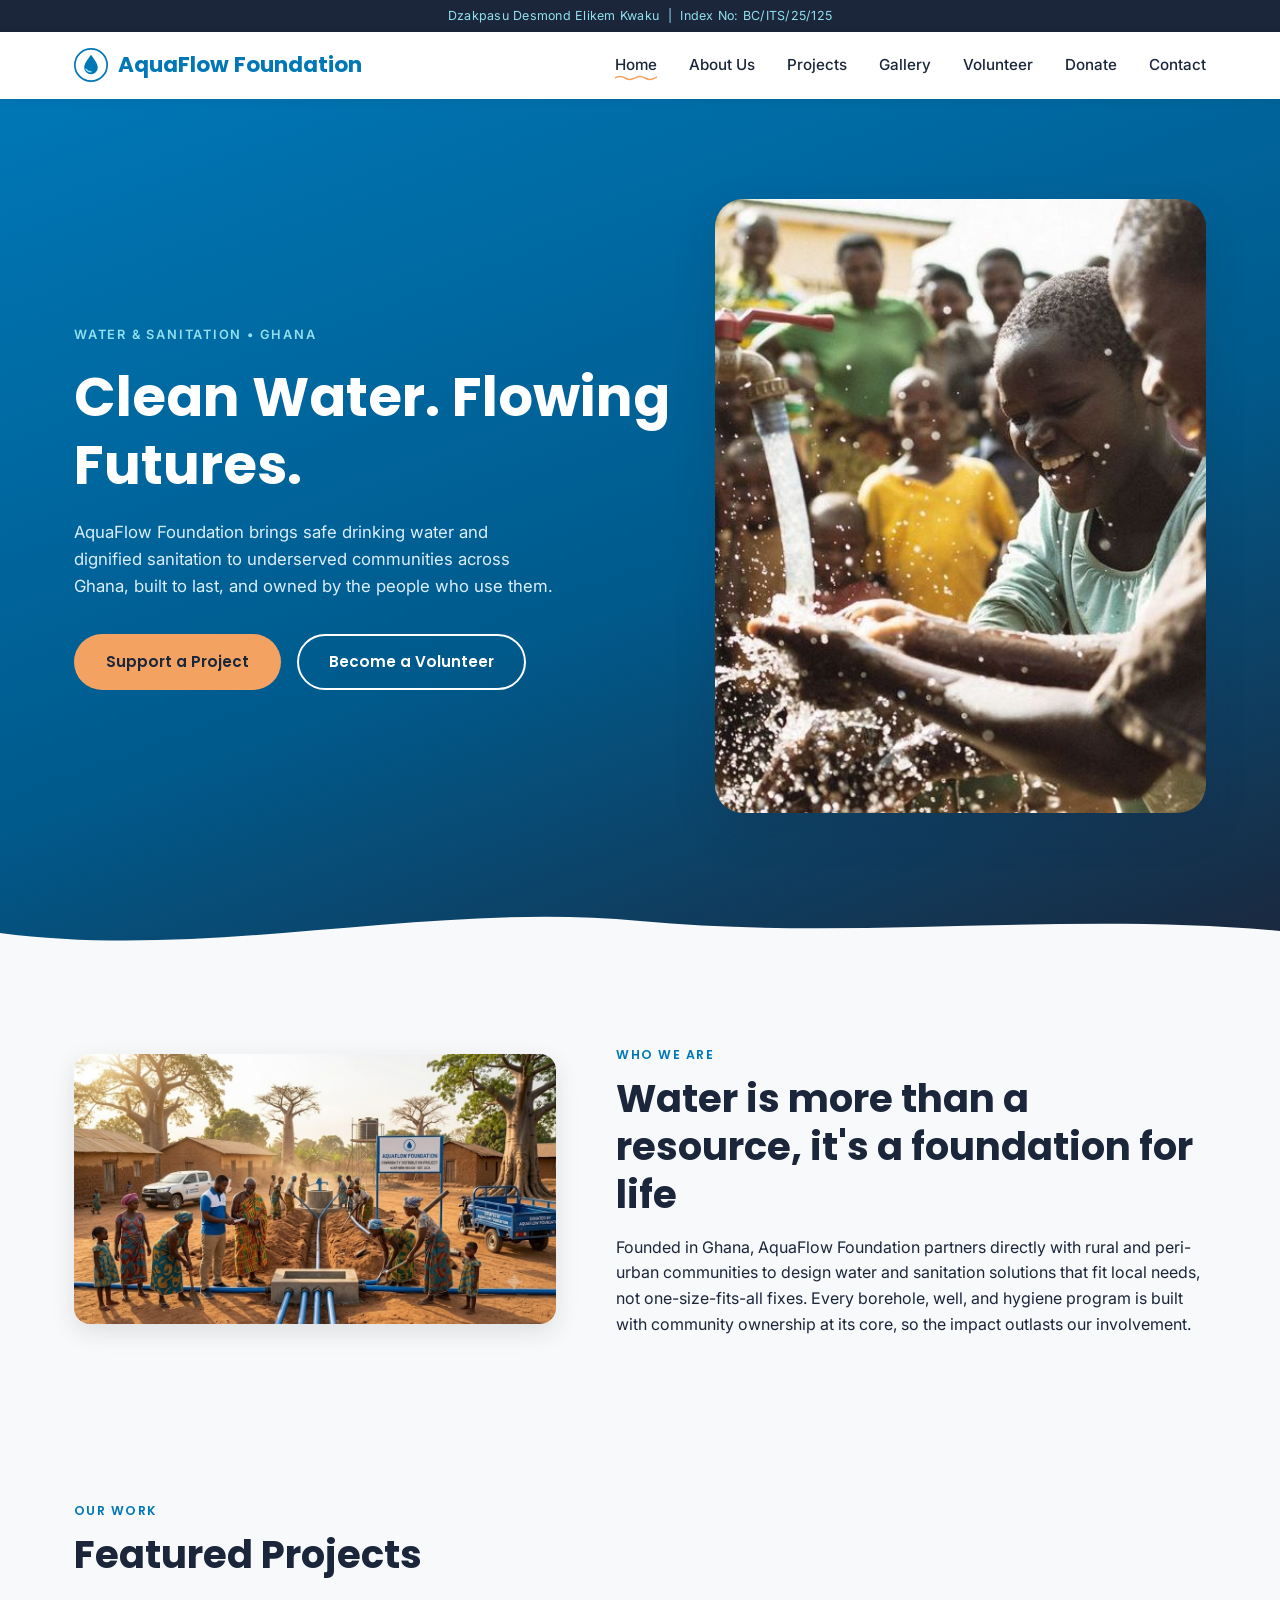
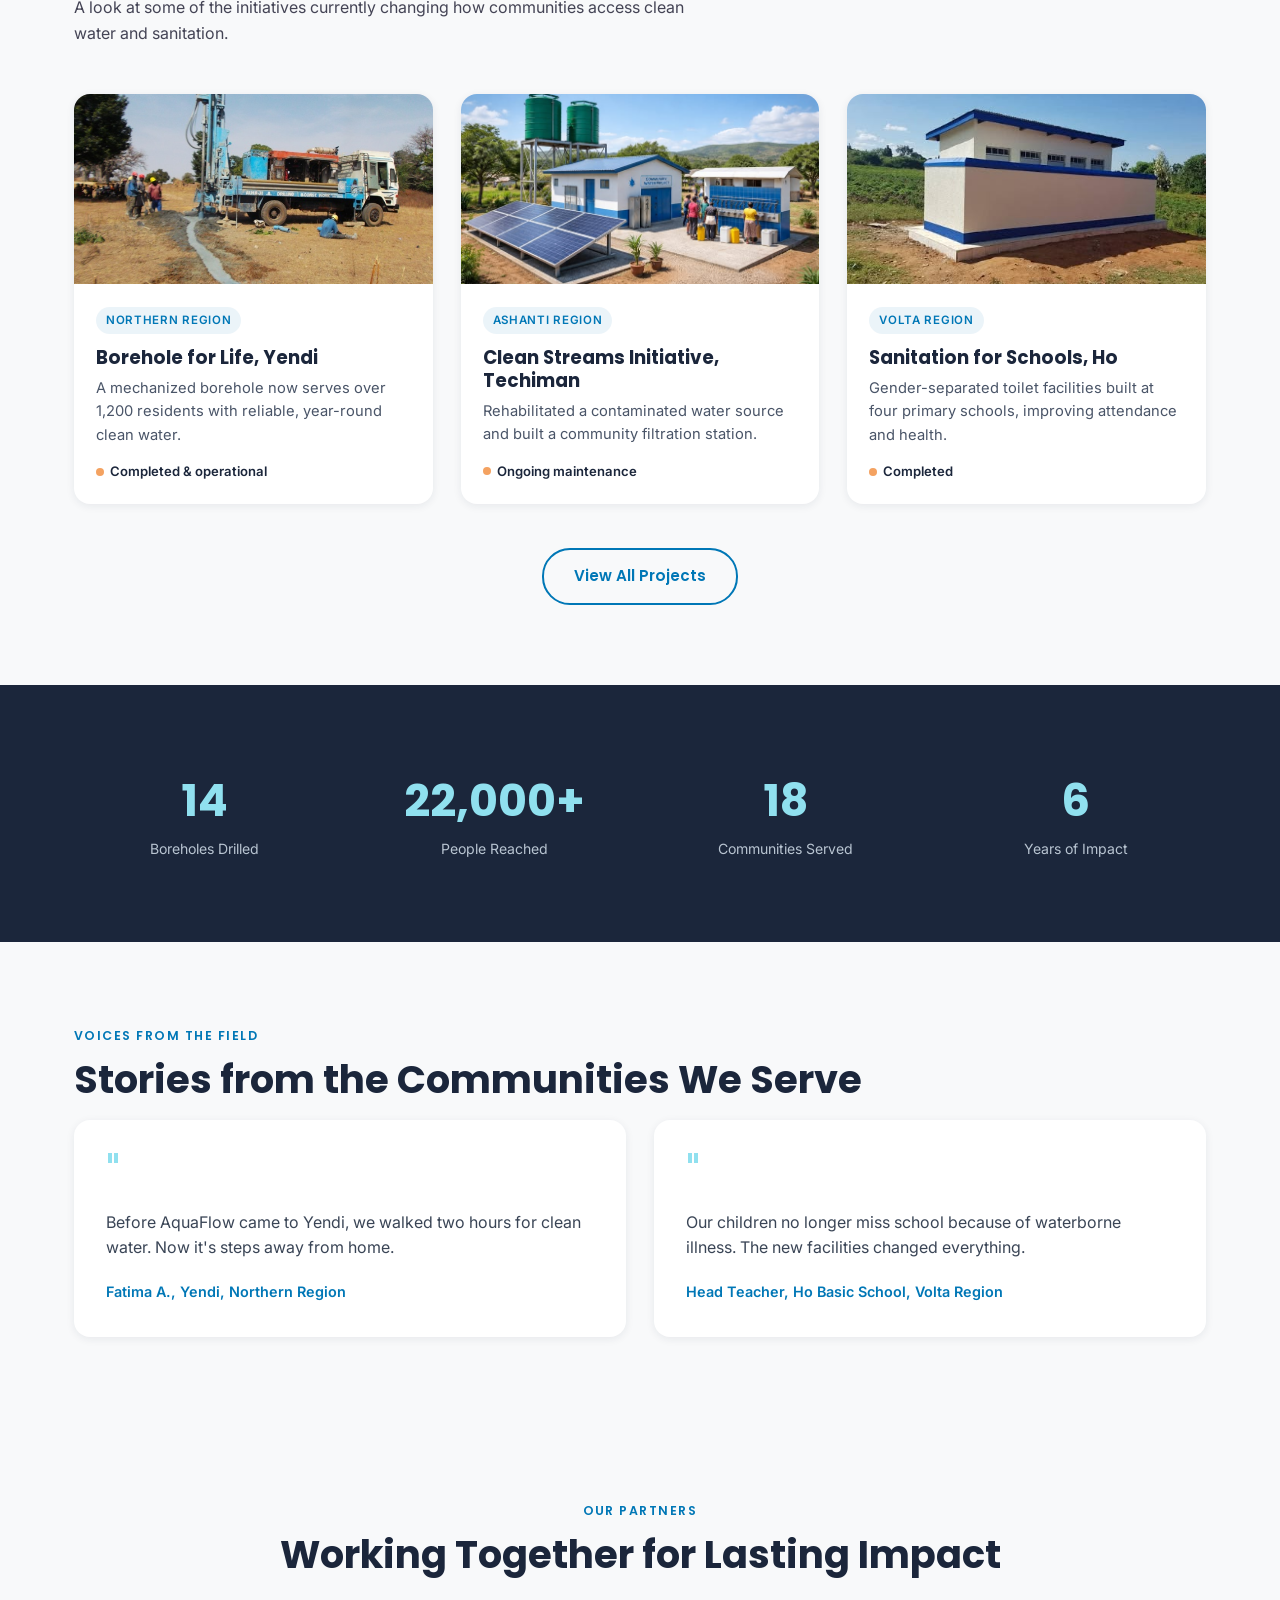
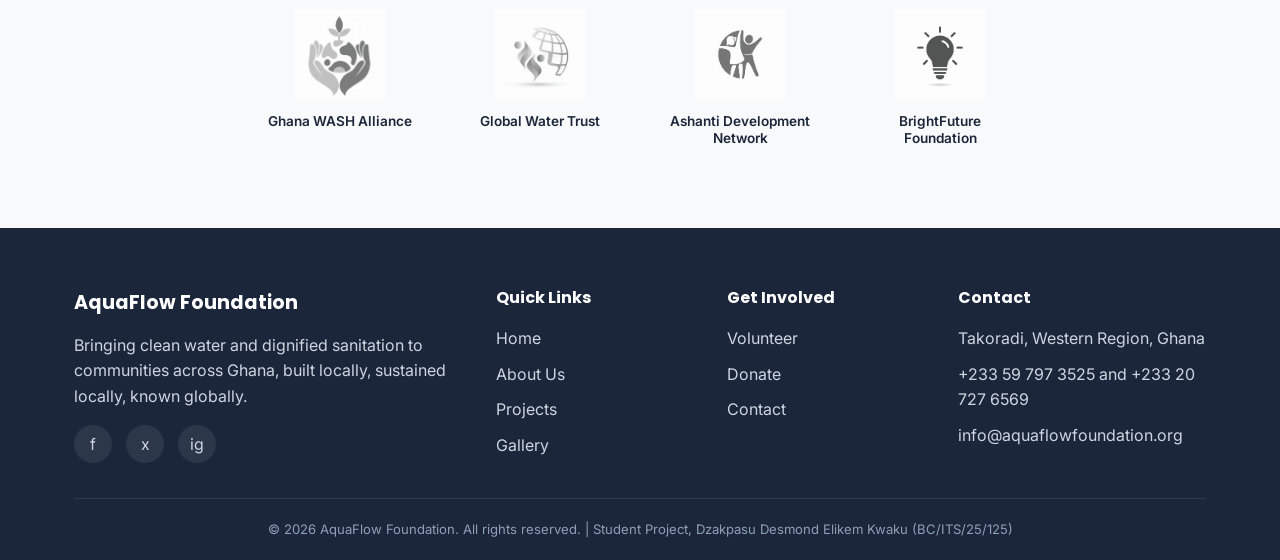
<file: index.html>
<!DOCTYPE html>
<html lang="en">

<head>
  <meta charset="UTF-8">
  <meta name="viewport" content="width=device-width, initial-scale=1.0">
  <title>AquaFlow Foundation, Clean Water. Flowing Futures.</title>
  <link rel="preconnect" href="https://fonts.googleapis.com">
  <link
    href="https://fonts.googleapis.com/css2?family=Poppins:wght@500;600;700&family=Inter:wght@400;500;600&display=swap"
    rel="stylesheet">
  <link rel="stylesheet" href="style.css">
</head>

<body>

  <!-- Credential Bar (required for submission) -->
  <div class="credential-bar">
    Dzakpasu Desmond Elikem Kwaku &nbsp;|&nbsp; Index No: BC/ITS/25/125
  </div>

  <!-- ============ HEADER ============ -->
  <header class="site-header">
    <div class="nav-wrap">
      <a href="index.html" class="logo">
        <svg class="logo-mark" viewBox="0 0 40 40" fill="none" xmlns="http://www.w3.org/2000/svg" aria-hidden="true">
          <circle cx="20" cy="20" r="19" stroke="#0077B6" stroke-width="2" />
          <path d="M20 8c-5 7-8 11-8 15a8 8 0 0016 0c0-4-3-8-8-15z" fill="#0077B6" />
          <path d="M14 25c1.5 2 3.5 3 6 3" stroke="#90E0EF" stroke-width="1.6" stroke-linecap="round" />
        </svg>
        <span class="logo-text">AquaFlow Foundation</span>
      </a>

      <input type="checkbox" id="navToggle" class="nav-toggle-checkbox">
      <label for="navToggle" class="nav-toggle" aria-label="Toggle navigation menu">
        <span></span><span></span><span></span>
      </label>

      <nav class="main-nav" id="mainNav">
        <ul>
          <li><a href="index.html" class="active">Home</a></li>
          <li><a href="about.html">About Us</a></li>
          <li><a href="projects.html">Projects</a></li>
          <li><a href="gallery.html">Gallery</a></li>
          <li><a href="volunteer.html">Volunteer</a></li>
          <li><a href="donate.html">Donate</a></li>
          <li><a href="contact.html">Contact</a></li>
        </ul>
      </nav>
    </div>
  </header>

  <!-- ============ HERO ============ -->
  <main>
    <section class="hero">
      <div class="hero-inner">
        <div class="hero-copy">
          <span class="hero-eyebrow">Water &amp; Sanitation • Ghana</span>
          <h1>Clean Water. Flowing Futures.</h1>
          <p>AquaFlow Foundation brings safe drinking water and dignified sanitation to underserved communities across
            Ghana, built to last, and owned by the people who use them.</p>
          <div class="hero-ctas">
            <a href="donate.html" class="btn btn-primary">Support a Project</a>
            <a href="volunteer.html" class="btn btn-outline">Become a Volunteer</a>
          </div>
        </div>
        <div class="hero-visual">
          <img src="images/hero-water.jpg"
            alt="Community members collecting clean water from a newly installed borehole in Ghana">
        </div>
      </div>
      <div class="wave-divider">
        <svg viewBox="0 0 1440 60" preserveAspectRatio="none" aria-hidden="true">
          <path d="M0,32 C240,60 480,0 720,20 C960,40 1200,10 1440,30 L1440,60 L0,60 Z" fill="#F8F9FA" />
        </svg>
      </div>
    </section>

    <!-- ============ INTRO ============ -->
    <section class="intro-section">
      <div class="container">
        <div class="intro-image">
          <img src="images/intro-community.jpg"
            alt="AquaFlow field team working alongside community members in Northern Region">
        </div>
        <div class="intro-copy">
          <span class="section-eyebrow">Who We Are</span>
          <h2 class="section-heading">Water is more than a resource, it's a foundation for life</h2>
          <p>Founded in Ghana, AquaFlow Foundation partners directly with rural and peri-urban communities to design
            water and sanitation solutions that fit local needs, not one-size-fits-all fixes. Every borehole, well, and
            hygiene program is built with community ownership at its core, so the impact outlasts our involvement.</p>
        </div>
      </div>
    </section>

    <!-- ============ FEATURED PROJECTS ============ -->
    <section class="featured-projects">
      <div class="container">
        <span class="section-eyebrow">Our Work</span>
        <h2 class="section-heading">Featured Projects</h2>
        <p class="section-intro">A look at some of the initiatives currently changing how communities access clean water
          and sanitation.</p>

        <div class="project-grid">
          <article class="card project-card">
            <div class="project-img">
              <img src="images/projects/borehole-yendi.jpg"
                alt="Mechanized borehole installation in Yendi, Northern Region">
            </div>
            <div class="project-card-body">
              <span class="project-tag">Northern Region</span>
              <h3>Borehole for Life, Yendi</h3>
              <p>A mechanized borehole now serves over 1,200 residents with reliable, year-round clean water.</p>
              <span class="project-status">Completed &amp; operational</span>
            </div>
          </article>

          <article class="card project-card">
            <div class="project-img">
              <img src="images/projects/streams-techiman.jpg"
                alt="Water filtration station in Techiman, Ashanti Region">
            </div>
            <div class="project-card-body">
              <span class="project-tag">Ashanti Region</span>
              <h3>Clean Streams Initiative, Techiman</h3>
              <p>Rehabilitated a contaminated water source and built a community filtration station.</p>
              <span class="project-status">Ongoing maintenance</span>
            </div>
          </article>

          <article class="card project-card">
            <div class="project-img">
              <img src="images/projects/schools-ho.jpg"
                alt="New sanitation facilities at a primary school in Ho, Volta Region">
            </div>
            <div class="project-card-body">
              <span class="project-tag">Volta Region</span>
              <h3>Sanitation for Schools, Ho</h3>
              <p>Gender-separated toilet facilities built at four primary schools, improving attendance and health.</p>
              <span class="project-status">Completed</span>
            </div>
          </article>
        </div>

        <div class="view-all-wrap">
          <a href="projects.html" class="btn btn-outline-dark">View All Projects</a>
        </div>
      </div>
    </section>

    <!-- ============ STATS ============ -->
    <section class="stats-bar">
      <div class="container">
        <div class="stats-grid">
          <div class="stat-item">
            <span class="stat-number">14</span>
            <span class="stat-label">Boreholes Drilled</span>
          </div>
          <div class="stat-item">
            <span class="stat-number">22,000+</span>
            <span class="stat-label">People Reached</span>
          </div>
          <div class="stat-item">
            <span class="stat-number">18</span>
            <span class="stat-label">Communities Served</span>
          </div>
          <div class="stat-item">
            <span class="stat-number">6</span>
            <span class="stat-label">Years of Impact</span>
          </div>
        </div>
      </div>
    </section>

    <!-- ============ TESTIMONIALS ============ -->
    <section class="testimonials-section">
      <div class="container">
        <span class="section-eyebrow">Voices from the Field</span>
        <h2 class="section-heading">Stories from the Communities We Serve</h2>

        <div class="testimonial-grid">
          <div class="card testimonial-card">
            <span class="testimonial-quote-mark">"</span>
            <p>Before AquaFlow came to Yendi, we walked two hours for clean water. Now it's steps away from home.</p>
            <span class="testimonial-author">Fatima A., Yendi, Northern Region</span>
          </div>
          <div class="card testimonial-card">
            <span class="testimonial-quote-mark">"</span>
            <p>Our children no longer miss school because of waterborne illness. The new facilities changed everything.
            </p>
            <span class="testimonial-author">Head Teacher, Ho Basic School, Volta Region</span>
          </div>
        </div>
      </div>
    </section>

    <!-- ============ PARTNERS ============ -->
    <section class="partners-section">
      <div class="container">
        <span class="section-eyebrow">Our Partners</span>
        <h2 class="section-heading">Working Together for Lasting Impact</h2>
        <div class="partners-row">
          <div class="partner-item">
            <img src="logos/logo1.jpg" alt="Ghana WASH Alliance logo" width="90" height="90">
            <span class="partner-name">Ghana WASH Alliance</span>
          </div>
          <div class="partner-item">
            <img src="logos/logo2.jpg" alt="Global Water Trust logo" width="90" height="90">
            <span class="partner-name">Global Water Trust</span>
          </div>
          <div class="partner-item">
            <img src="logos/logo3.jpg" alt="Ashanti Development Network logo" width="90" height="90">
            <span class="partner-name">Ashanti Development Network</span>
          </div>
          <div class="partner-item">
            <img src="logos/logo4.jpg" alt="BrightFuture Foundation logo" width="90" height="90">
            <span class="partner-name">BrightFuture Foundation</span>
          </div>
        </div>
      </div>
    </section>

  </main>

  <!-- ============ FOOTER ============ -->
  <footer class="site-footer">
    <div class="container">
      <div class="footer-grid">
        <div class="footer-col">
          <div class="footer-brand">AquaFlow Foundation</div>
          <p>Bringing clean water and dignified sanitation to communities across Ghana, built locally, sustained
            locally, known globally.</p>
          <div class="social-links">
            <a href="#" aria-label="Facebook">f</a>
            <a href="#" aria-label="Twitter/X">x</a>
            <a href="#" aria-label="Instagram">ig</a>
          </div>
        </div>

        <div class="footer-col">
          <h4>Quick Links</h4>
          <ul>
            <li><a href="index.html">Home</a></li>
            <li><a href="about.html">About Us</a></li>
            <li><a href="projects.html">Projects</a></li>
            <li><a href="gallery.html">Gallery</a></li>
          </ul>
        </div>

        <div class="footer-col">
          <h4>Get Involved</h4>
          <ul>
            <li><a href="volunteer.html">Volunteer</a></li>
            <li><a href="donate.html">Donate</a></li>
            <li><a href="contact.html">Contact</a></li>
          </ul>
        </div>

        <div class="footer-col">
          <h4>Contact</h4>
          <ul>
            <li>Takoradi, Western Region, Ghana</li>
            <li><a href="tel:+233597973525">+233 59 797 3525</a> and <a href="tel:+233207276569">+233 20 727 6569</a>
            </li>
            <li><a href="mailto:info@aquaflowfoundation.org">info@aquaflowfoundation.org</a></li>
          </ul>
        </div>
      </div>

      <div class="footer-bottom">
        &copy; 2026 AquaFlow Foundation. All rights reserved. | Student Project, Dzakpasu Desmond Elikem Kwaku
        (BC/ITS/25/125)
      </div>
    </div>
  </footer>

</body>

</html>
</file>
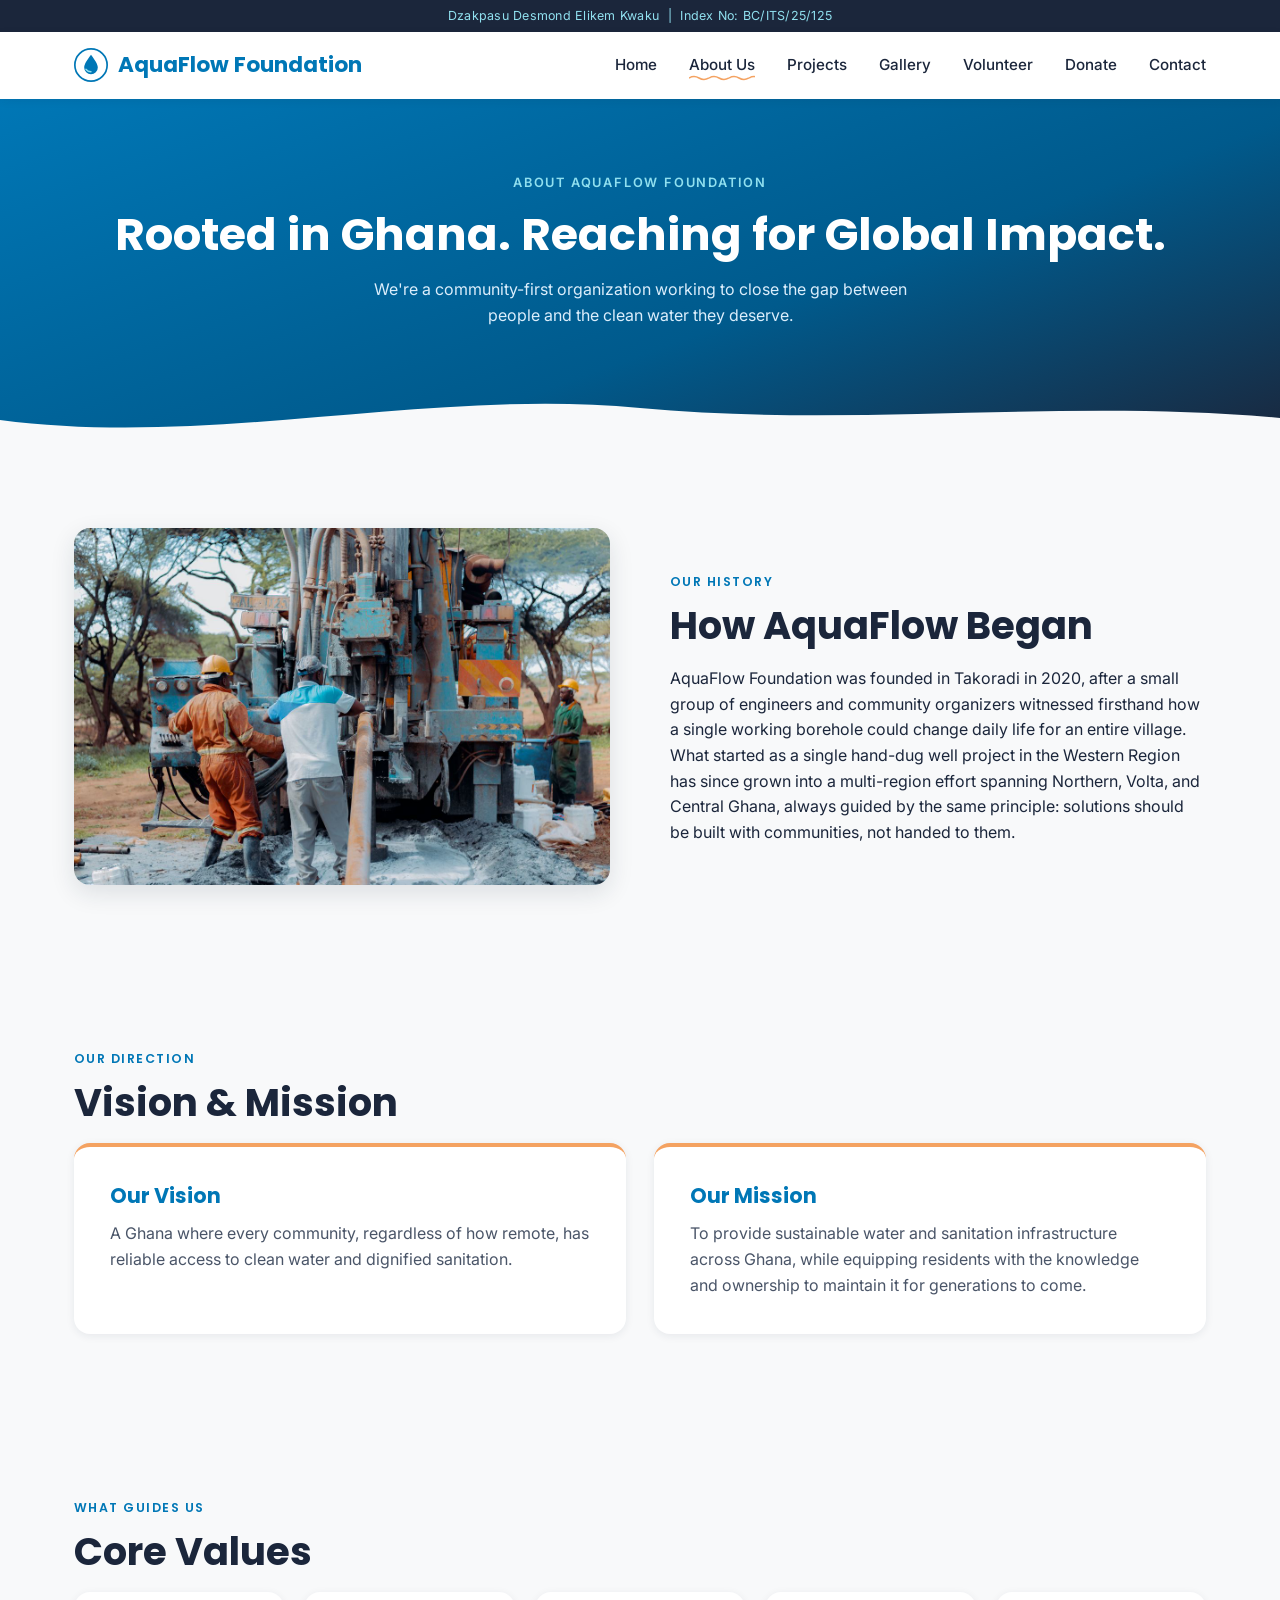
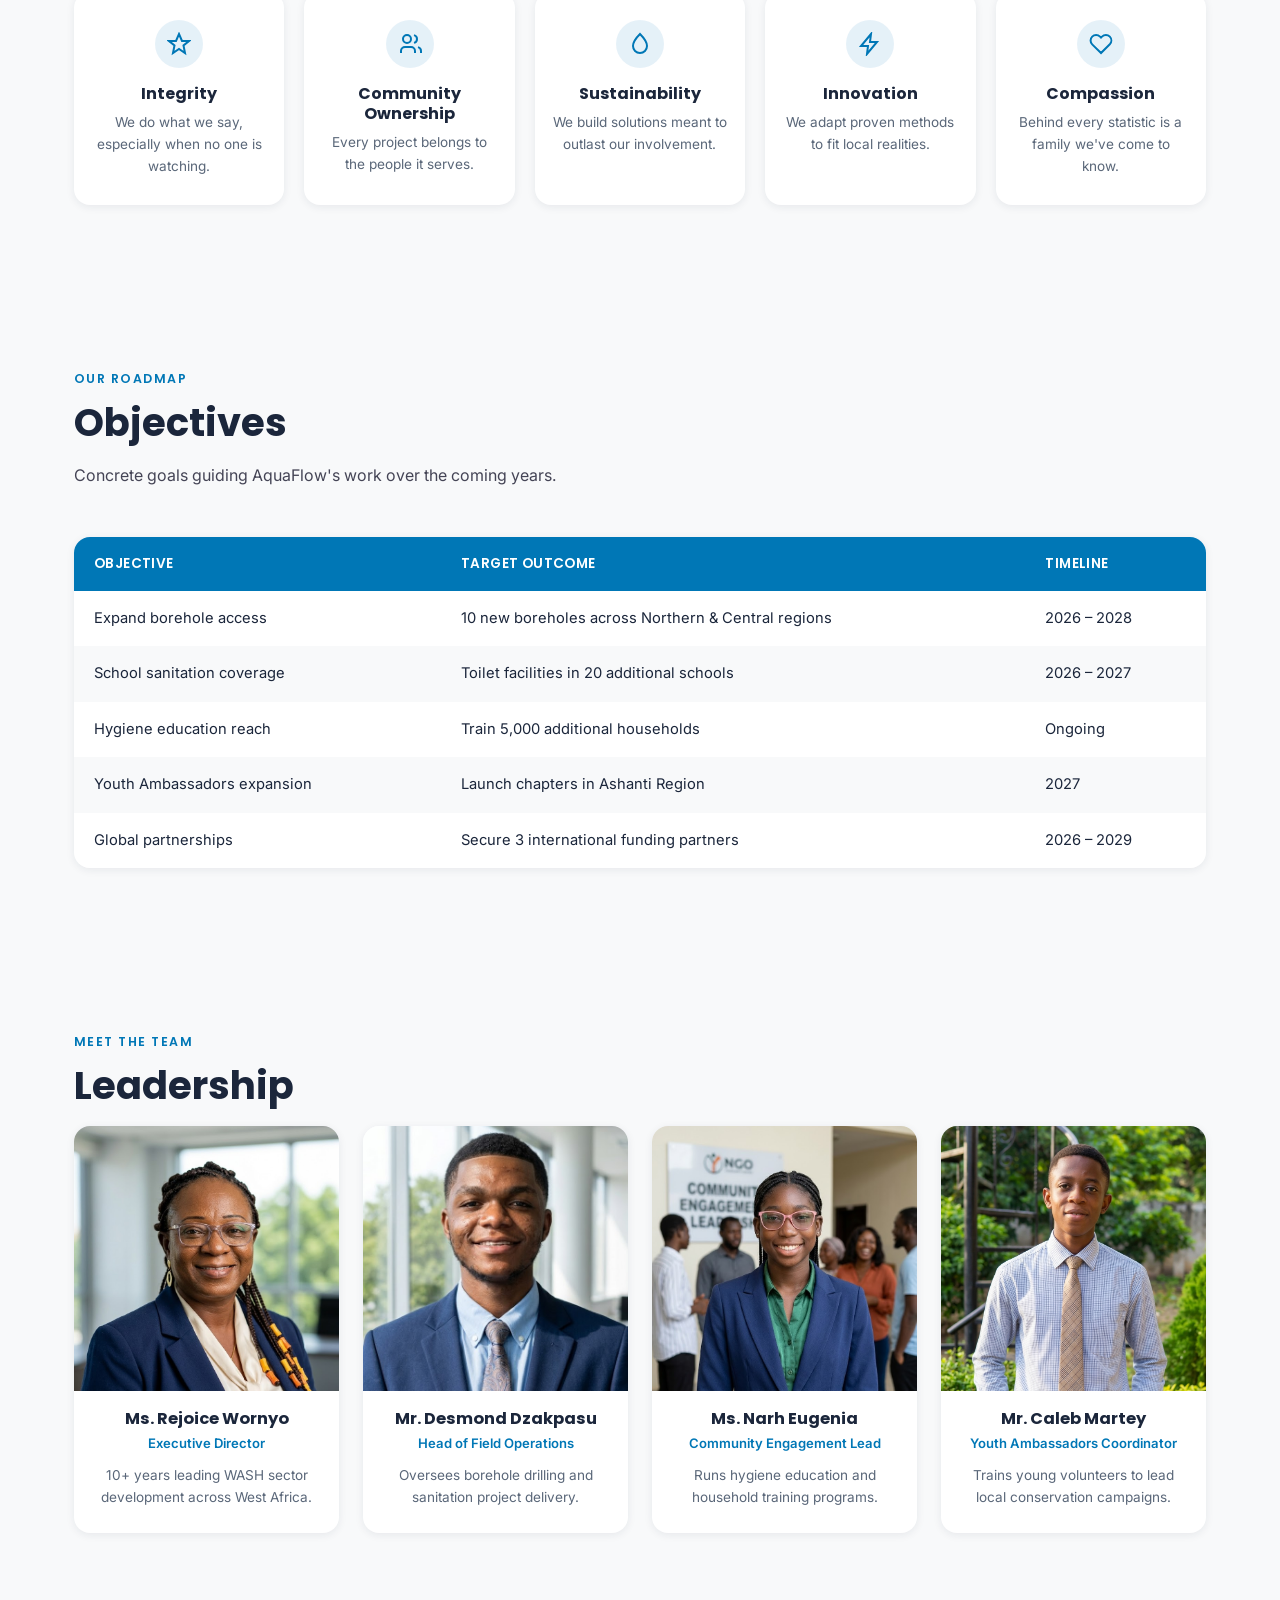
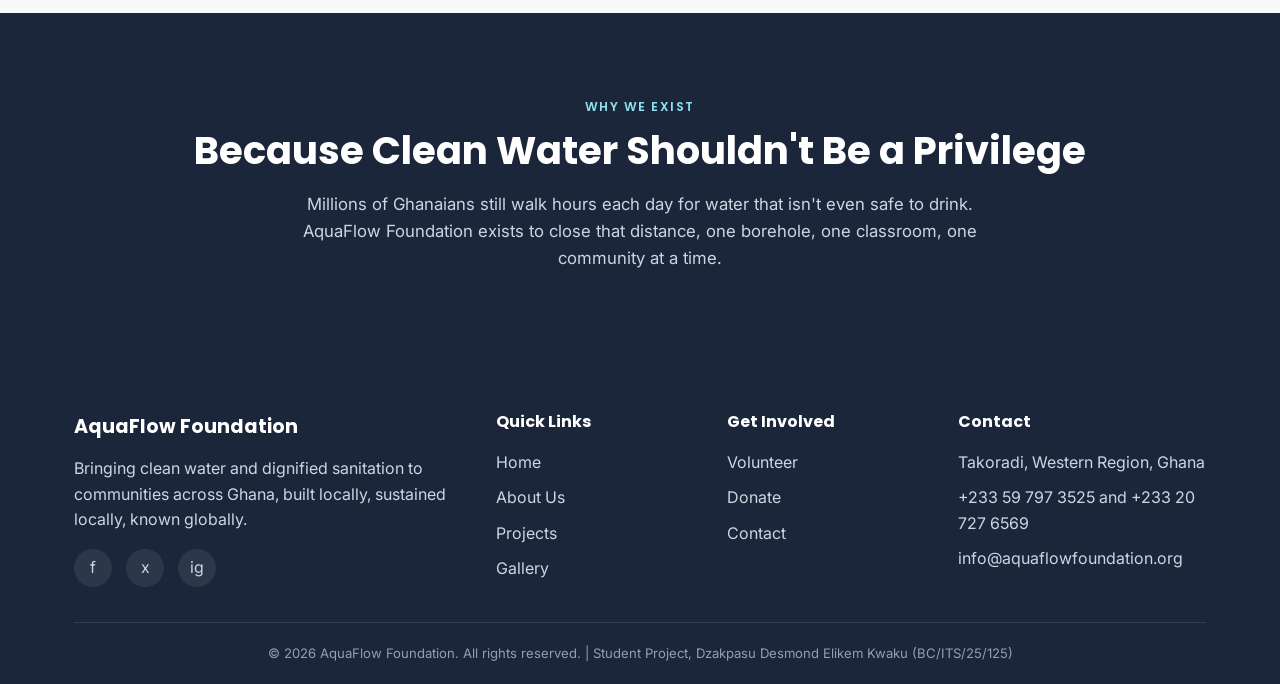
<file: about.html>
<!DOCTYPE html>
<html lang="en">

<head>
  <meta charset="UTF-8">
  <meta name="viewport" content="width=device-width, initial-scale=1.0">
  <title>About Us — AquaFlow Foundation</title>
  <link rel="preconnect" href="https://fonts.googleapis.com">
  <link
    href="https://fonts.googleapis.com/css2?family=Poppins:wght@500;600;700&family=Inter:wght@400;500;600&display=swap"
    rel="stylesheet">
  <link rel="stylesheet" href="style.css">
</head>

<body>

  <!-- Credential Bar (required for submission) -->
  <div class="credential-bar">
    Dzakpasu Desmond Elikem Kwaku &nbsp;|&nbsp; Index No: BC/ITS/25/125
  </div>

  <!-- ============ HEADER ============ -->
  <header class="site-header">
    <div class="nav-wrap">
      <a href="index.html" class="logo">
        <svg class="logo-mark" viewBox="0 0 40 40" fill="none" xmlns="http://www.w3.org/2000/svg" aria-hidden="true">
          <circle cx="20" cy="20" r="19" stroke="#0077B6" stroke-width="2" />
          <path d="M20 8c-5 7-8 11-8 15a8 8 0 0016 0c0-4-3-8-8-15z" fill="#0077B6" />
          <path d="M14 25c1.5 2 3.5 3 6 3" stroke="#90E0EF" stroke-width="1.6" stroke-linecap="round" />
        </svg>
        <span class="logo-text">AquaFlow Foundation</span>
      </a>

      <input type="checkbox" id="navToggle" class="nav-toggle-checkbox">
      <label for="navToggle" class="nav-toggle" aria-label="Toggle navigation menu">
        <span></span><span></span><span></span>
      </label>

      <nav class="main-nav" id="mainNav">
        <ul>
          <li><a href="index.html">Home</a></li>
          <li><a href="about.html" class="active">About Us</a></li>
          <li><a href="projects.html">Projects</a></li>
          <li><a href="gallery.html">Gallery</a></li>
          <li><a href="volunteer.html">Volunteer</a></li>
          <li><a href="donate.html">Donate</a></li>
          <li><a href="contact.html">Contact</a></li>
        </ul>
      </nav>
    </div>
  </header>

  <!-- ============ PAGE HERO ============ -->
  <main>
    <section class="page-hero">
      <div class="container">
        <span class="page-hero-eyebrow">About AquaFlow Foundation</span>
        <h1>Rooted in Ghana. Reaching for Global Impact.</h1>
        <p>We're a community-first organization working to close the gap between people and the clean water they
          deserve.</p>
      </div>
      <div class="wave-divider">
        <svg viewBox="0 0 1440 60" preserveAspectRatio="none" aria-hidden="true">
          <path d="M0,32 C240,60 480,0 720,20 C960,40 1200,10 1440,30 L1440,60 L0,60 Z" fill="#F8F9FA" />
        </svg>
      </div>
    </section>

    <!-- ============ HISTORY ============ -->
    <section class="split-section">
      <div class="container">
        <div class="split-image">
          <img src="images/about-history.jpg"
            alt="AquaFlow Foundation's early field work in a rural Ghanaian community">
        </div>
        <div class="split-copy">
          <span class="section-eyebrow">Our History</span>
          <h2 class="section-heading">How AquaFlow Began</h2>
          <p>AquaFlow Foundation was founded in Takoradi in 2020, after a small group of engineers and community
            organizers witnessed firsthand how a single working borehole could change daily life for an entire village.
            What started as a single hand-dug well project in the Western Region has since grown into a multi-region
            effort spanning Northern, Volta, and Central Ghana, always guided by the same principle: solutions should
            be built with communities, not handed to them.</p>
        </div>
      </div>
    </section>

    <!-- ============ VISION & MISSION ============ -->
    <section class="vm-section">
      <div class="container">
        <span class="section-eyebrow">Our Direction</span>
        <h2 class="section-heading">Vision &amp; Mission</h2>
        <div class="vm-grid">
          <div class="card vm-card">
            <h3>Our Vision</h3>
            <p>A Ghana where every community, regardless of how remote, has reliable access to clean water and
              dignified sanitation.</p>
          </div>
          <div class="card vm-card">
            <h3>Our Mission</h3>
            <p>To provide sustainable water and sanitation infrastructure across Ghana, while equipping residents with
              the knowledge and ownership to maintain it for generations to come.</p>
          </div>
        </div>
      </div>
    </section>

    <!-- ============ CORE VALUES ============ -->
    <section class="values-section">
      <div class="container">
        <span class="section-eyebrow">What Guides Us</span>
        <h2 class="section-heading">Core Values</h2>

        <div class="values-grid">
          <div class="card value-card">
            <div class="value-icon">
              <svg viewBox="0 0 24 24" fill="none" stroke="#0077B6" stroke-width="2">
                <path d="M12 2l3 7h7l-5.5 4.5L18 21l-6-4-6 4 1.5-7.5L2 9h7z" />
              </svg>
            </div>
            <h4>Integrity</h4>
            <p>We do what we say, especially when no one is watching.</p>
          </div>
          <div class="card value-card">
            <div class="value-icon">
              <svg viewBox="0 0 24 24" fill="none" stroke="#0077B6" stroke-width="2">
                <path d="M17 21v-2a4 4 0 00-4-4H7a4 4 0 00-4 4v2" />
                <circle cx="9" cy="7" r="4" />
                <path d="M23 21v-2a4 4 0 00-3-3.87" />
                <path d="M16 3.13a4 4 0 010 7.75" />
              </svg>
            </div>
            <h4>Community Ownership</h4>
            <p>Every project belongs to the people it serves.</p>
          </div>
          <div class="card value-card">
            <div class="value-icon">
              <svg viewBox="0 0 24 24" fill="none" stroke="#0077B6" stroke-width="2">
                <path d="M12 2C8 6 5 10 5 14a7 7 0 0014 0c0-4-3-8-7-12z" />
              </svg>
            </div>
            <h4>Sustainability</h4>
            <p>We build solutions meant to outlast our involvement.</p>
          </div>
          <div class="card value-card">
            <div class="value-icon">
              <svg viewBox="0 0 24 24" fill="none" stroke="#0077B6" stroke-width="2">
                <path d="M13 2L3 14h7l-1 8 10-12h-7l1-8z" />
              </svg>
            </div>
            <h4>Innovation</h4>
            <p>We adapt proven methods to fit local realities.</p>
          </div>
          <div class="card value-card">
            <div class="value-icon">
              <svg viewBox="0 0 24 24" fill="none" stroke="#0077B6" stroke-width="2">
                <path
                  d="M20.8 4.6a5.5 5.5 0 00-7.8 0L12 5.6l-1-1a5.5 5.5 0 10-7.8 7.8l1 1L12 21l7.8-7.8 1-1a5.5 5.5 0 000-7.6z" />
              </svg>
            </div>
            <h4>Compassion</h4>
            <p>Behind every statistic is a family we've come to know.</p>
          </div>
        </div>
      </div>
    </section>

    <!-- ============ OBJECTIVES (TABLE) ============ -->
    <section class="objectives-section">
      <div class="container">
        <span class="section-eyebrow">Our Roadmap</span>
        <h2 class="section-heading">Objectives</h2>
        <p class="section-intro">Concrete goals guiding AquaFlow's work over the coming years.</p>

        <div class="objectives-table-wrap">
          <table class="objectives-table">
            <thead>
              <tr>
                <th>Objective</th>
                <th>Target Outcome</th>
                <th>Timeline</th>
              </tr>
            </thead>
            <tbody>
              <tr>
                <td>Expand borehole access</td>
                <td>10 new boreholes across Northern &amp; Central regions</td>
                <td>2026 – 2028</td>
              </tr>
              <tr>
                <td>School sanitation coverage</td>
                <td>Toilet facilities in 20 additional schools</td>
                <td>2026 – 2027</td>
              </tr>
              <tr>
                <td>Hygiene education reach</td>
                <td>Train 5,000 additional households</td>
                <td>Ongoing</td>
              </tr>
              <tr>
                <td>Youth Ambassadors expansion</td>
                <td>Launch chapters in Ashanti Region</td>
                <td>2027</td>
              </tr>
              <tr>
                <td>Global partnerships</td>
                <td>Secure 3 international funding partners</td>
                <td>2026 – 2029</td>
              </tr>
            </tbody>
          </table>
        </div>
      </div>
    </section>

    <!-- ============ LEADERSHIP / TEAM ============ -->
    <section class="team-section">
      <div class="container">
        <span class="section-eyebrow">Meet the Team</span>
        <h2 class="section-heading">Leadership</h2>

        <div class="team-grid">
          <div class="card team-card">
            <div class="team-photo">
              <img src="images/team/rejoice-ama.jpg" alt="Rejoice Ama, Executive Director">
            </div>
            <h4>Ms. Rejoice Wornyo</h4>
            <span class="team-role">Executive Director</span>
            <p class="team-bio">10+ years leading WASH sector development across West Africa.</p>
          </div>
          <div class="card team-card">
            <div class="team-photo">
              <img src="images/team/desmond-dzakpasu.jpg" alt="Desmond Dzakpasu, Head of Field Operations">
            </div>
            <h4>Mr. Desmond Dzakpasu</h4>
            <span class="team-role">Head of Field Operations</span>
            <p class="team-bio">Oversees borehole drilling and sanitation project delivery.</p>
          </div>
          <div class="card team-card">
            <div class="team-photo">
              <img src="images/team/narh-eugenia.jpg" alt="Narh Eugenia, Community Engagement Lead">
            </div>
            <h4>Ms. Narh Eugenia</h4>
            <span class="team-role">Community Engagement Lead</span>
            <p class="team-bio">Runs hygiene education and household training programs.</p>
          </div>
          <div class="card team-card">
            <div class="team-photo">
              <img src="images/team/caleb-martey.png" alt="Caleb Martey, Youth Ambassadors Coordinator">
            </div>
            <h4>Mr. Caleb Martey</h4>
            <span class="team-role">Youth Ambassadors Coordinator</span>
            <p class="team-bio">Trains young volunteers to lead local conservation campaigns.</p>
          </div>
        </div>
      </div>
    </section>

    <!-- ============ WHY WE EXIST ============ -->
    <section class="why-section">
      <div class="container">
        <span class="section-eyebrow" style="color: var(--color-secondary);">Why We Exist</span>
        <h2 class="section-heading">Because Clean Water Shouldn't Be a Privilege</h2>
        <p>Millions of Ghanaians still walk hours each day for water that isn't even safe to drink. AquaFlow Foundation
          exists to close that distance, one borehole, one classroom, one community at a time.</p>
      </div>
    </section>

  </main>

  <!-- ============ FOOTER ============ -->
  <footer class="site-footer">
    <div class="container">
      <div class="footer-grid">
        <div class="footer-col">
          <div class="footer-brand">AquaFlow Foundation</div>
          <p>Bringing clean water and dignified sanitation to communities across Ghana, built locally, sustained
            locally, known globally.</p>
          <div class="social-links">
            <a href="#" aria-label="Facebook">f</a>
            <a href="#" aria-label="Twitter/X">x</a>
            <a href="#" aria-label="Instagram">ig</a>
          </div>
        </div>

        <div class="footer-col">
          <h4>Quick Links</h4>
          <ul>
            <li><a href="index.html">Home</a></li>
            <li><a href="about.html">About Us</a></li>
            <li><a href="projects.html">Projects</a></li>
            <li><a href="gallery.html">Gallery</a></li>
          </ul>
        </div>

        <div class="footer-col">
          <h4>Get Involved</h4>
          <ul>
            <li><a href="volunteer.html">Volunteer</a></li>
            <li><a href="donate.html">Donate</a></li>
            <li><a href="contact.html">Contact</a></li>
          </ul>
        </div>

        <div class="footer-col">
          <h4>Contact</h4>
          <ul>
            <li>Takoradi, Western Region, Ghana</li>
            <li><a href="tel:+233597973525">+233 59 797 3525</a> and <a href="tel:+233207276569">+233 20 727 6569</a>
            </li>
            <li><a href="mailto:info@aquaflowfoundation.org">info@aquaflowfoundation.org</a></li>
          </ul>
        </div>
      </div>

      <div class="footer-bottom">
        &copy; 2026 AquaFlow Foundation. All rights reserved. | Student Project, Dzakpasu Desmond Elikem Kwaku
        (BC/ITS/25/125)
      </div>
    </div>
  </footer>

</body>

</html>
</file>
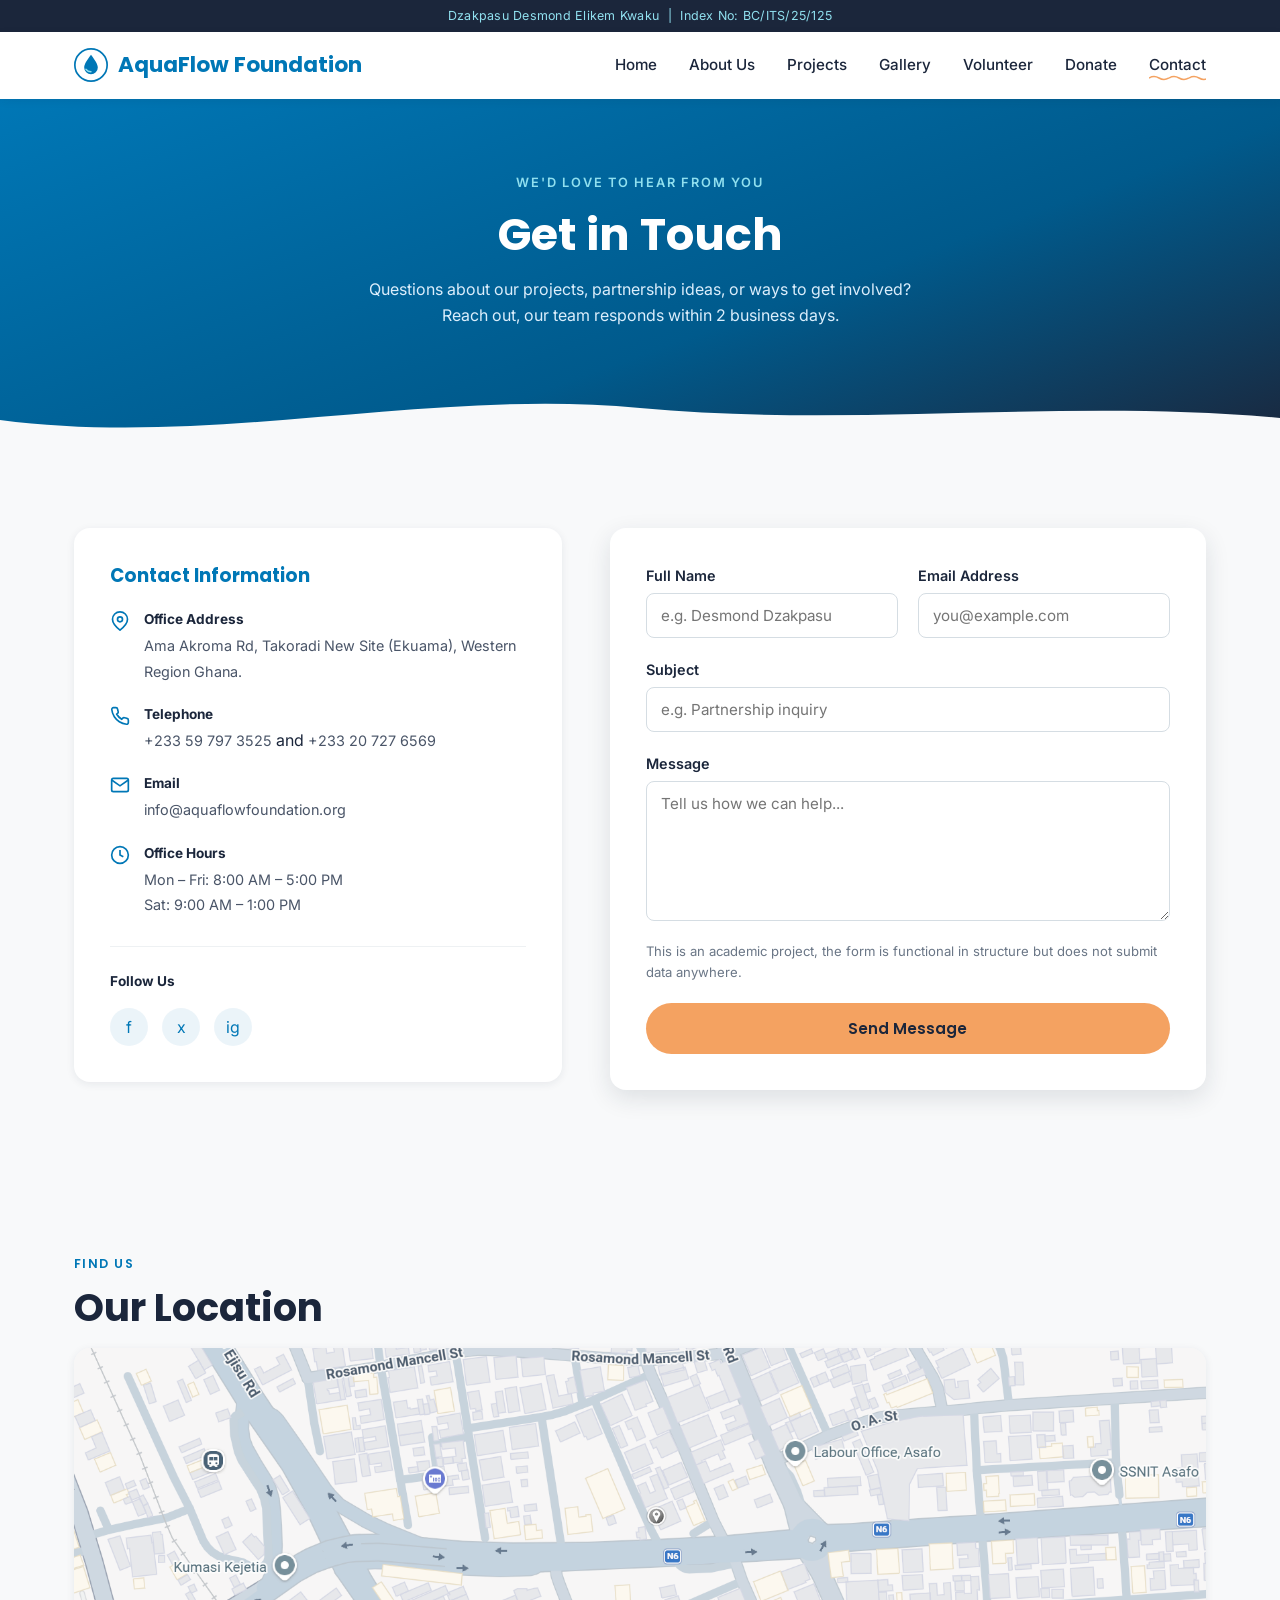
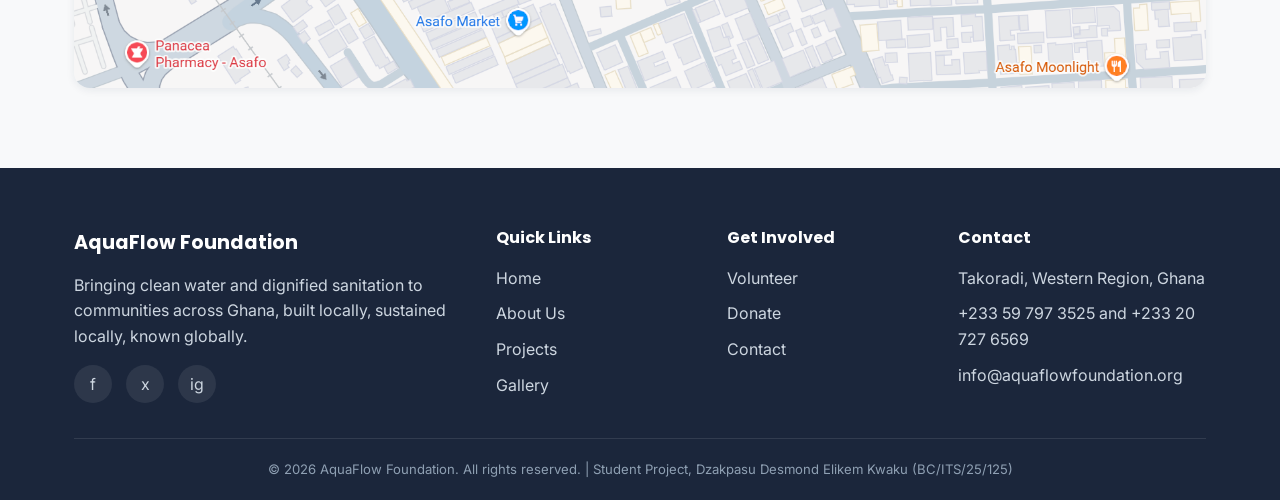
<file: contact.html>
<!DOCTYPE html>
<html lang="en">

<head>
  <meta charset="UTF-8">
  <meta name="viewport" content="width=device-width, initial-scale=1.0">
  <title>Contact — AquaFlow Foundation</title>
  <link rel="preconnect" href="https://fonts.googleapis.com">
  <link
    href="https://fonts.googleapis.com/css2?family=Poppins:wght@500;600;700&family=Inter:wght@400;500;600&display=swap"
    rel="stylesheet">
  <link rel="stylesheet" href="style.css">
</head>

<body>

  <!-- Credential Bar (required for submission) -->
  <div class="credential-bar">
    Dzakpasu Desmond Elikem Kwaku &nbsp;|&nbsp; Index No: BC/ITS/25/125
  </div>

  <!-- ============ HEADER ============ -->
  <header class="site-header">
    <div class="nav-wrap">
      <a href="index.html" class="logo">
        <svg class="logo-mark" viewBox="0 0 40 40" fill="none" xmlns="http://www.w3.org/2000/svg" aria-hidden="true">
          <circle cx="20" cy="20" r="19" stroke="#0077B6" stroke-width="2" />
          <path d="M20 8c-5 7-8 11-8 15a8 8 0 0016 0c0-4-3-8-8-15z" fill="#0077B6" />
          <path d="M14 25c1.5 2 3.5 3 6 3" stroke="#90E0EF" stroke-width="1.6" stroke-linecap="round" />
        </svg>
        <span class="logo-text">AquaFlow Foundation</span>
      </a>

      <input type="checkbox" id="navToggle" class="nav-toggle-checkbox">
      <label for="navToggle" class="nav-toggle" aria-label="Toggle navigation menu">
        <span></span><span></span><span></span>
      </label>

      <nav class="main-nav" id="mainNav">
        <ul>
          <li><a href="index.html">Home</a></li>
          <li><a href="about.html">About Us</a></li>
          <li><a href="projects.html">Projects</a></li>
          <li><a href="gallery.html">Gallery</a></li>
          <li><a href="volunteer.html">Volunteer</a></li>
          <li><a href="donate.html">Donate</a></li>
          <li><a href="contact.html" class="active">Contact</a></li>
        </ul>
      </nav>
    </div>
  </header>

  <!-- ============ PAGE HERO ============ -->
  <section class="page-hero">
    <div class="container">
      <span class="page-hero-eyebrow">We'd Love to Hear From You</span>
      <h1>Get in Touch</h1>
      <p>Questions about our projects, partnership ideas, or ways to get involved? Reach out, our team responds within
        2 business days.</p>
    </div>
    <div class="wave-divider">
      <svg viewBox="0 0 1440 60" preserveAspectRatio="none" aria-hidden="true">
        <path d="M0,32 C240,60 480,0 720,20 C960,40 1200,10 1440,30 L1440,60 L0,60 Z" fill="#F8F9FA" />
      </svg>
    </div>
  </section>

  <!-- ============ CONTACT INFO + FORM ============ -->
  <section class="form-section">
    <div class="container" style="max-width: var(--max-width);">
      <div class="contact-layout">

        <!-- Contact Info -->
        <div class="card contact-info-card">
          <h3>Contact Information</h3>
          <ul class="contact-info-list">
            <li>
              <svg class="contact-icon" viewBox="0 0 24 24" fill="none" stroke="currentColor" stroke-width="2">
                <path d="M21 10c0 6-9 13-9 13s-9-7-9-13a9 9 0 0118 0z" />
                <circle cx="12" cy="10" r="3" />
              </svg>
              <div>
                <strong>Office Address</strong>
                <span>Ama Akroma Rd, Takoradi New Site (Ekuama), Western Region Ghana.</span>
              </div>
            </li>
            <li>
              <svg class="contact-icon" viewBox="0 0 24 24" fill="none" stroke="currentColor" stroke-width="2">
                <path
                  d="M22 16.92v3a2 2 0 01-2.18 2 19.79 19.79 0 01-8.63-3.07 19.5 19.5 0 01-6-6 19.79 19.79 0 01-3.07-8.67A2 2 0 014.11 2h3a2 2 0 012 1.72c.13.96.36 1.9.68 2.81a2 2 0 01-.45 2.11L8.09 9.91a16 16 0 006 6l1.27-1.27a2 2 0 012.11-.45c.91.32 1.85.55 2.81.68A2 2 0 0122 16.92z" />
              </svg>
              <div>
                <strong>Telephone</strong>
                <a href="tel:+233597973525">+233 59 797 3525</a> and <a href="tel:+233207276569">+233 20 727 6569</a>
              </div>
            </li>
            <li>
              <svg class="contact-icon" viewBox="0 0 24 24" fill="none" stroke="currentColor" stroke-width="2">
                <path d="M4 4h16v16H4z" stroke="none" />
                <path d="M22 6l-10 7L2 6" />
                <rect x="2" y="4" width="20" height="16" rx="2" />
              </svg>
              <div>
                <strong>Email</strong>
                <a href="mailto:info@aquaflowfoundation.org">info@aquaflowfoundation.org</a>
              </div>
            </li>
            <li>
              <svg class="contact-icon" viewBox="0 0 24 24" fill="none" stroke="currentColor" stroke-width="2">
                <circle cx="12" cy="12" r="10" />
                <path d="M12 6v6l4 2" />
              </svg>
              <div>
                <strong>Office Hours</strong>
                <span>Mon – Fri: 8:00 AM – 5:00 PM<br>Sat: 9:00 AM – 1:00 PM</span>
              </div>
            </li>
          </ul>

          <div class="contact-social">
            <strong style="font-size: 0.85rem; display:block; margin-bottom: 12px;">Follow Us</strong>
            <div class="social-links">
              <a href="#" aria-label="Facebook">f</a>
              <a href="#" aria-label="Twitter/X">x</a>
              <a href="#" aria-label="Instagram">ig</a>
            </div>
          </div>
        </div>

        <!-- Contact Form -->
        <form class="form-card" action="#" method="post" style="padding: 36px;">
          <div class="form-row">
            <div class="form-group">
              <label for="contactName">Full Name</label>
              <input type="text" id="contactName" name="contactName" placeholder="e.g. Desmond Dzakpasu" required>
            </div>
            <div class="form-group">
              <label for="contactEmail">Email Address</label>
              <input type="email" id="contactEmail" name="contactEmail" placeholder="you@example.com" required>
            </div>
          </div>

          <div class="form-group">
            <label for="contactSubject">Subject</label>
            <input type="text" id="contactSubject" name="contactSubject" placeholder="e.g. Partnership inquiry"
              required>
          </div>

          <div class="form-group">
            <label for="contactMessage">Message</label>
            <textarea id="contactMessage" name="contactMessage" rows="6" placeholder="Tell us how we can help..."
              required></textarea>
          </div>

          <p class="form-note">This is an academic project, the form is functional in structure but does not submit
            data anywhere.</p>

          <div class="form-actions">
            <button type="submit" class="btn btn-primary">Send Message</button>
          </div>
        </form>

      </div>
    </div>
  </section>

  <!-- ============ MAP PLACEHOLDER ============ -->
  <section class="map-section">
    <div class="container">
      <span class="section-eyebrow">Find Us</span>
      <h2 class="section-heading">Our Location</h2>
      <div class="map-placeholder">
        <img src="images/map-placeholder.png">
      </div>
    </div>
  </section>

  <!-- ============ FOOTER ============ -->
  <footer class="site-footer">
    <div class="container">
      <div class="footer-grid">
        <div class="footer-col">
          <div class="footer-brand">AquaFlow Foundation</div>
          <p>Bringing clean water and dignified sanitation to communities across Ghana, built locally, sustained
            locally, known globally.</p>
          <div class="social-links">
            <a href="#" aria-label="Facebook">f</a>
            <a href="#" aria-label="Twitter/X">x</a>
            <a href="#" aria-label="Instagram">ig</a>
          </div>
        </div>

        <div class="footer-col">
          <h4>Quick Links</h4>
          <ul>
            <li><a href="index.html">Home</a></li>
            <li><a href="about.html">About Us</a></li>
            <li><a href="projects.html">Projects</a></li>
            <li><a href="gallery.html">Gallery</a></li>
          </ul>
        </div>

        <div class="footer-col">
          <h4>Get Involved</h4>
          <ul>
            <li><a href="volunteer.html">Volunteer</a></li>
            <li><a href="donate.html">Donate</a></li>
            <li><a href="contact.html">Contact</a></li>
          </ul>
        </div>

        <div class="footer-col">
          <h4>Contact</h4>
          <ul>
            <li>Takoradi, Western Region, Ghana</li>
            <li><a href="tel:+233597973525">+233 59 797 3525</a> and <a href="tel:+233207276569">+233 20 727 6569</a>
            </li>
            <li><a href="mailto:info@aquaflowfoundation.org">info@aquaflowfoundation.org</a></li>
          </ul>
        </div>
      </div>

      <div class="footer-bottom">
        &copy; 2026 AquaFlow Foundation. All rights reserved. | Student Project, Dzakpasu Desmond Elikem Kwaku
        (BC/ITS/25/125)
      </div>
    </div>
  </footer>

</body>

</html>
</file>
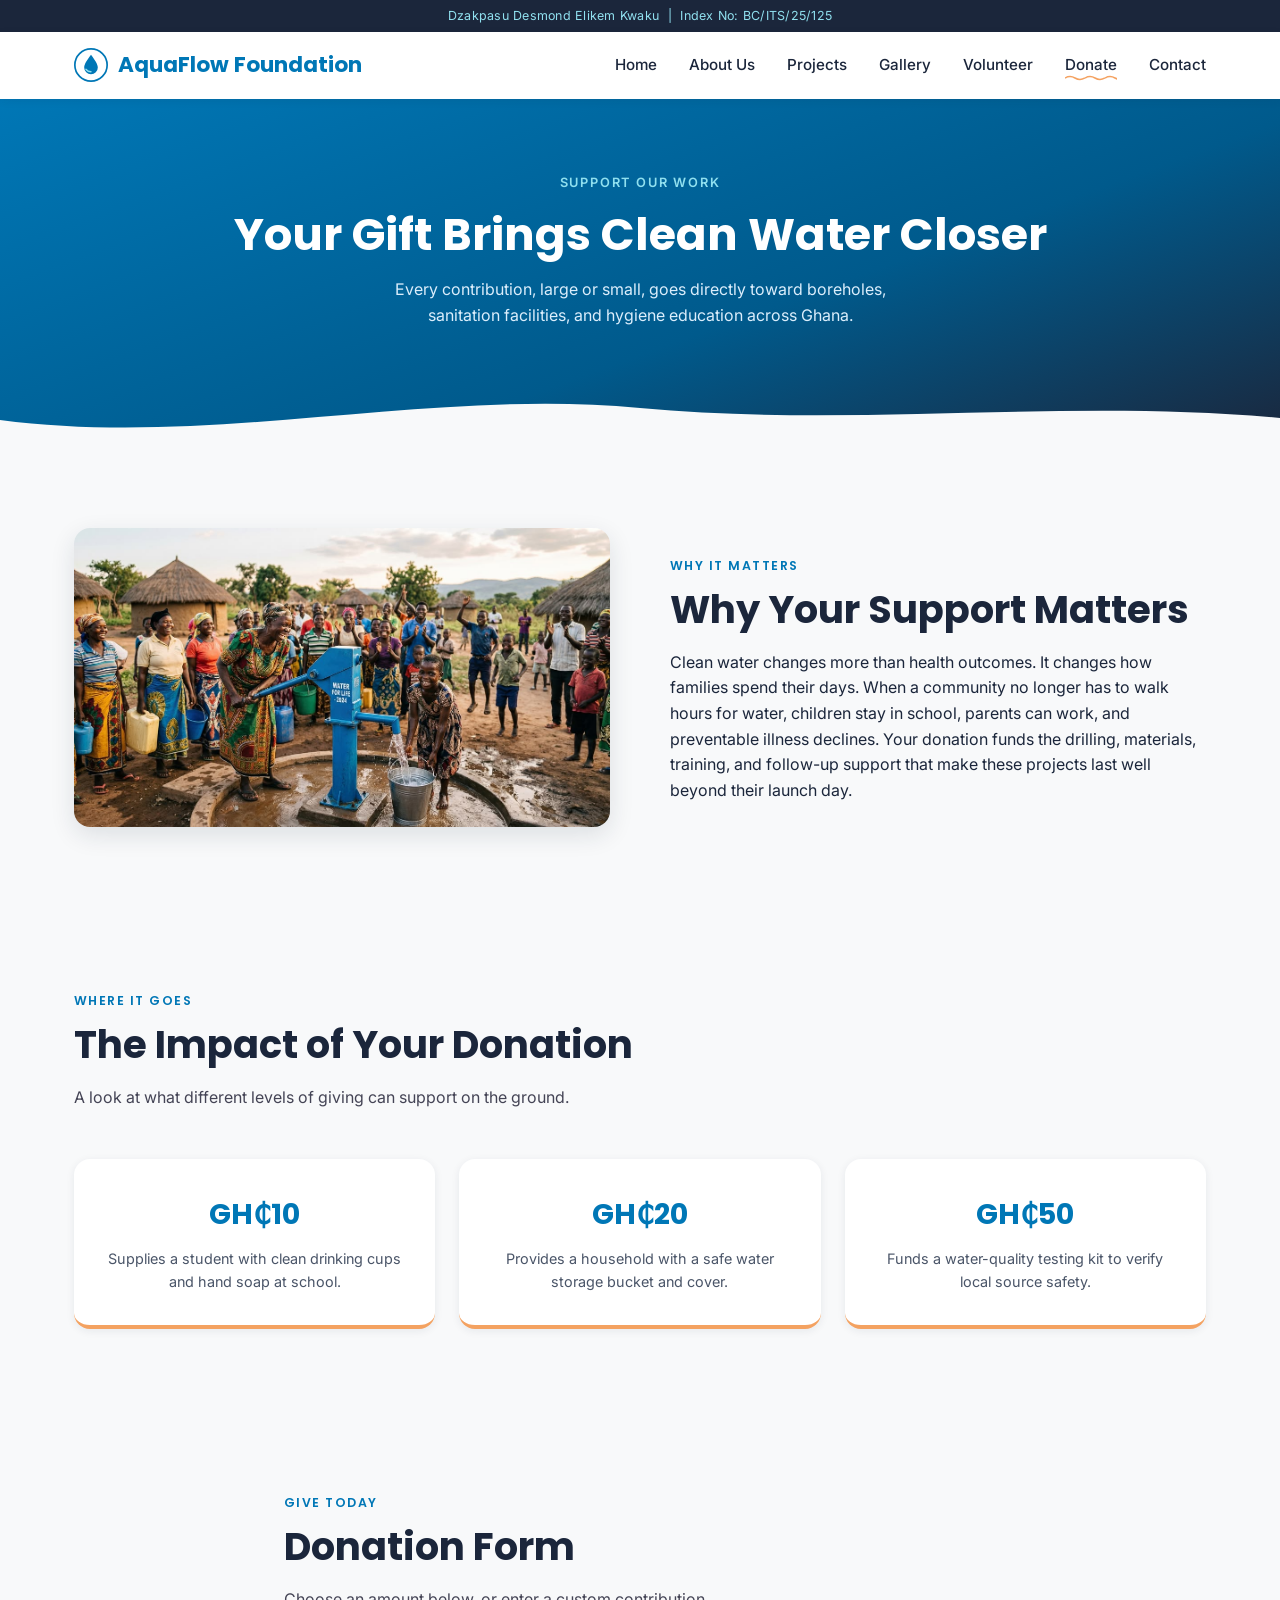
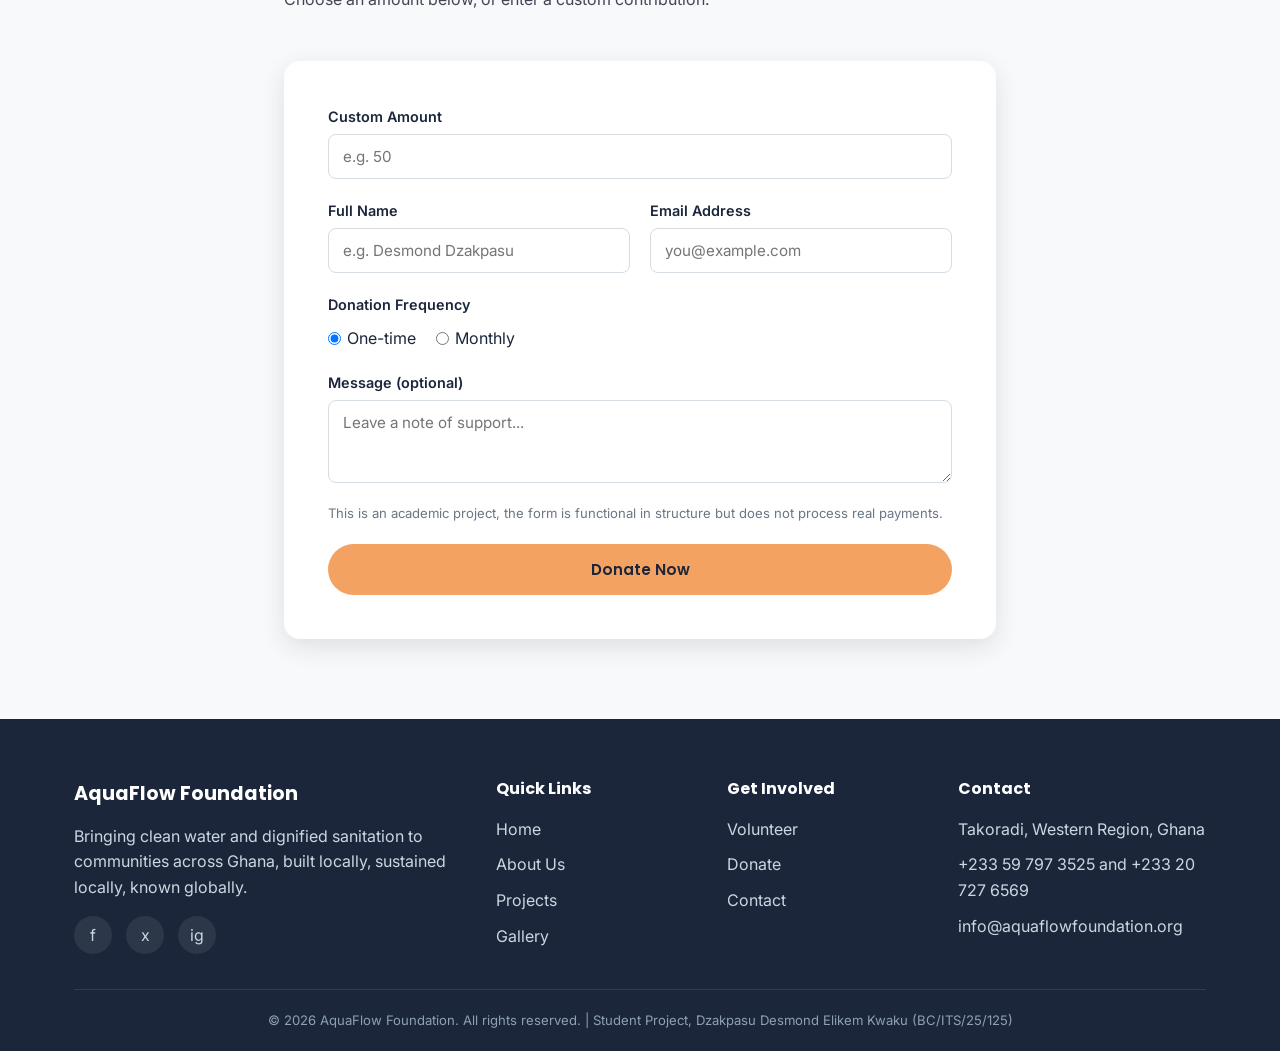
<file: donate.html>
<!DOCTYPE html>
<html lang="en">

<head>
  <meta charset="UTF-8">
  <meta name="viewport" content="width=device-width, initial-scale=1.0">
  <title>Donate — AquaFlow Foundation</title>
  <link rel="preconnect" href="https://fonts.googleapis.com">
  <link
    href="https://fonts.googleapis.com/css2?family=Poppins:wght@500;600;700&family=Inter:wght@400;500;600&display=swap"
    rel="stylesheet">
  <link rel="stylesheet" href="style.css">
</head>

<body>

  <!-- Credential Bar (required for submission) -->
  <div class="credential-bar">
    Dzakpasu Desmond Elikem Kwaku &nbsp;|&nbsp; Index No: BC/ITS/25/125
  </div>

  <!-- ============ HEADER ============ -->
  <header class="site-header">
    <div class="nav-wrap">
      <a href="index.html" class="logo">
        <svg class="logo-mark" viewBox="0 0 40 40" fill="none" xmlns="http://www.w3.org/2000/svg" aria-hidden="true">
          <circle cx="20" cy="20" r="19" stroke="#0077B6" stroke-width="2" />
          <path d="M20 8c-5 7-8 11-8 15a8 8 0 0016 0c0-4-3-8-8-15z" fill="#0077B6" />
          <path d="M14 25c1.5 2 3.5 3 6 3" stroke="#90E0EF" stroke-width="1.6" stroke-linecap="round" />
        </svg>
        <span class="logo-text">AquaFlow Foundation</span>
      </a>

      <input type="checkbox" id="navToggle" class="nav-toggle-checkbox">
      <label for="navToggle" class="nav-toggle" aria-label="Toggle navigation menu">
        <span></span><span></span><span></span>
      </label>

      <nav class="main-nav" id="mainNav">
        <ul>
          <li><a href="index.html">Home</a></li>
          <li><a href="about.html">About Us</a></li>
          <li><a href="projects.html">Projects</a></li>
          <li><a href="gallery.html">Gallery</a></li>
          <li><a href="volunteer.html">Volunteer</a></li>
          <li><a href="donate.html" class="active">Donate</a></li>
          <li><a href="contact.html">Contact</a></li>
        </ul>
      </nav>
    </div>
  </header>

  <!-- ============ PAGE HERO ============ -->
  <section class="page-hero">
    <div class="container">
      <span class="page-hero-eyebrow">Support Our Work</span>
      <h1>Your Gift Brings Clean Water Closer</h1>
      <p>Every contribution, large or small, goes directly toward boreholes, sanitation facilities, and hygiene
        education across Ghana.</p>
    </div>
    <div class="wave-divider">
      <svg viewBox="0 0 1440 60" preserveAspectRatio="none" aria-hidden="true">
        <path d="M0,32 C240,60 480,0 720,20 C960,40 1200,10 1440,30 L1440,60 L0,60 Z" fill="#F8F9FA" />
      </svg>
    </div>
  </section>

  <!-- ============ WHY DONATE ============ -->
  <section class="split-section">
    <div class="container">
      <div class="split-image">
        <img src="images/why-donate.jpg" alt="Community members celebrating a completed borehole project">
      </div>
      <div class="split-copy">
        <span class="section-eyebrow">Why It Matters</span>
        <h2 class="section-heading">Why Your Support Matters</h2>
        <p>Clean water changes more than health outcomes. It changes how families spend their days. When a community no
          longer has to walk hours for water, children stay in school, parents can work, and preventable illness
          declines. Your donation funds the drilling, materials, training, and follow-up support that make these
          projects last well beyond their launch day.</p>
      </div>
    </div>
  </section>

  <!-- ============ IMPACT BREAKDOWN ============ -->
  <section class="impact-section">
    <div class="container">
      <span class="section-eyebrow">Where It Goes</span>
      <h2 class="section-heading">The Impact of Your Donation</h2>
      <p class="section-intro">A look at what different levels of giving can support on the ground.</p>

      <div class="impact-grid">
        <div class="card impact-card">
          <span class="impact-amount">GH₵10</span>
          <p>Supplies a student with clean drinking cups and hand soap at school.</p>
        </div>
        <div class="card impact-card">
          <span class="impact-amount">GH₵20</span>
          <p>Provides a household with a safe water storage bucket and cover.</p>
        </div>
        <div class="card impact-card">
          <span class="impact-amount">GH₵50</span>
          <p>Funds a water-quality testing kit to verify local source safety.</p>
        </div>
      </div>
    </div>
  </section>

  <!-- ============ DONATION FORM ============ -->
  <section class="form-section">
    <div class="container">
      <span class="section-eyebrow">Give Today</span>
      <h2 class="section-heading">Donation Form</h2>
      <p class="section-intro">Choose an amount below, or enter a custom contribution.</p>

      <form class="form-card" action="#" method="post">
        <div class="form-group">
          <label for="customAmount">Custom Amount</label>
          <input type="number" id="customAmount" name="customAmount" min="1" placeholder="e.g. 50" required>
        </div>

        <div class="form-row">
          <div class="form-group">
            <label for="donorName">Full Name</label>
            <input type="text" id="donorName" name="donorName" placeholder="e.g. Desmond Dzakpasu" required>
          </div>
          <div class="form-group">
            <label for="donorEmail">Email Address</label>
            <input type="email" id="donorEmail" name="donorEmail" placeholder="you@example.com" required>
          </div>
        </div>

        <fieldset>
          <legend>Donation Frequency</legend>
          <div class="form-radio-group">
            <label><input type="radio" name="frequency" value="one-time" checked> One-time</label>
            <label><input type="radio" name="frequency" value="monthly"> Monthly</label>
          </div>
        </fieldset>

        <div class="form-group">
          <label for="donorMessage">Message (optional)</label>
          <textarea id="donorMessage" name="donorMessage" rows="3" placeholder="Leave a note of support..."></textarea>
        </div>

        <p class="form-note">This is an academic project, the form is functional in structure but does not process real
          payments.</p>

        <div class="form-actions">
          <button type="submit" class="btn btn-primary">Donate Now</button>
        </div>
      </form>
    </div>
  </section>

  <!-- ============ FOOTER ============ -->
  <footer class="site-footer">
    <div class="container">
      <div class="footer-grid">
        <div class="footer-col">
          <div class="footer-brand">AquaFlow Foundation</div>
          <p>Bringing clean water and dignified sanitation to communities across Ghana, built locally, sustained
            locally, known globally.</p>
          <div class="social-links">
            <a href="#" aria-label="Facebook">f</a>
            <a href="#" aria-label="Twitter/X">x</a>
            <a href="#" aria-label="Instagram">ig</a>
          </div>
        </div>

        <div class="footer-col">
          <h4>Quick Links</h4>
          <ul>
            <li><a href="index.html">Home</a></li>
            <li><a href="about.html">About Us</a></li>
            <li><a href="projects.html">Projects</a></li>
            <li><a href="gallery.html">Gallery</a></li>
          </ul>
        </div>

        <div class="footer-col">
          <h4>Get Involved</h4>
          <ul>
            <li><a href="volunteer.html">Volunteer</a></li>
            <li><a href="donate.html">Donate</a></li>
            <li><a href="contact.html">Contact</a></li>
          </ul>
        </div>

        <div class="footer-col">
          <h4>Contact</h4>
          <ul>
            <li>Takoradi, Western Region, Ghana</li>
            <li><a href="tel:+233597973525">+233 59 797 3525</a> and <a href="tel:+233207276569">+233 20 727 6569</a>
            </li>
            <li><a href="mailto:info@aquaflowfoundation.org">info@aquaflowfoundation.org</a></li>
          </ul>
        </div>
      </div>

      <div class="footer-bottom">
        &copy; 2026 AquaFlow Foundation. All rights reserved. | Student Project, Dzakpasu Desmond Elikem Kwaku
        (BC/ITS/25/125)
      </div>
    </div>
  </footer>

</body>

</html>
</file>
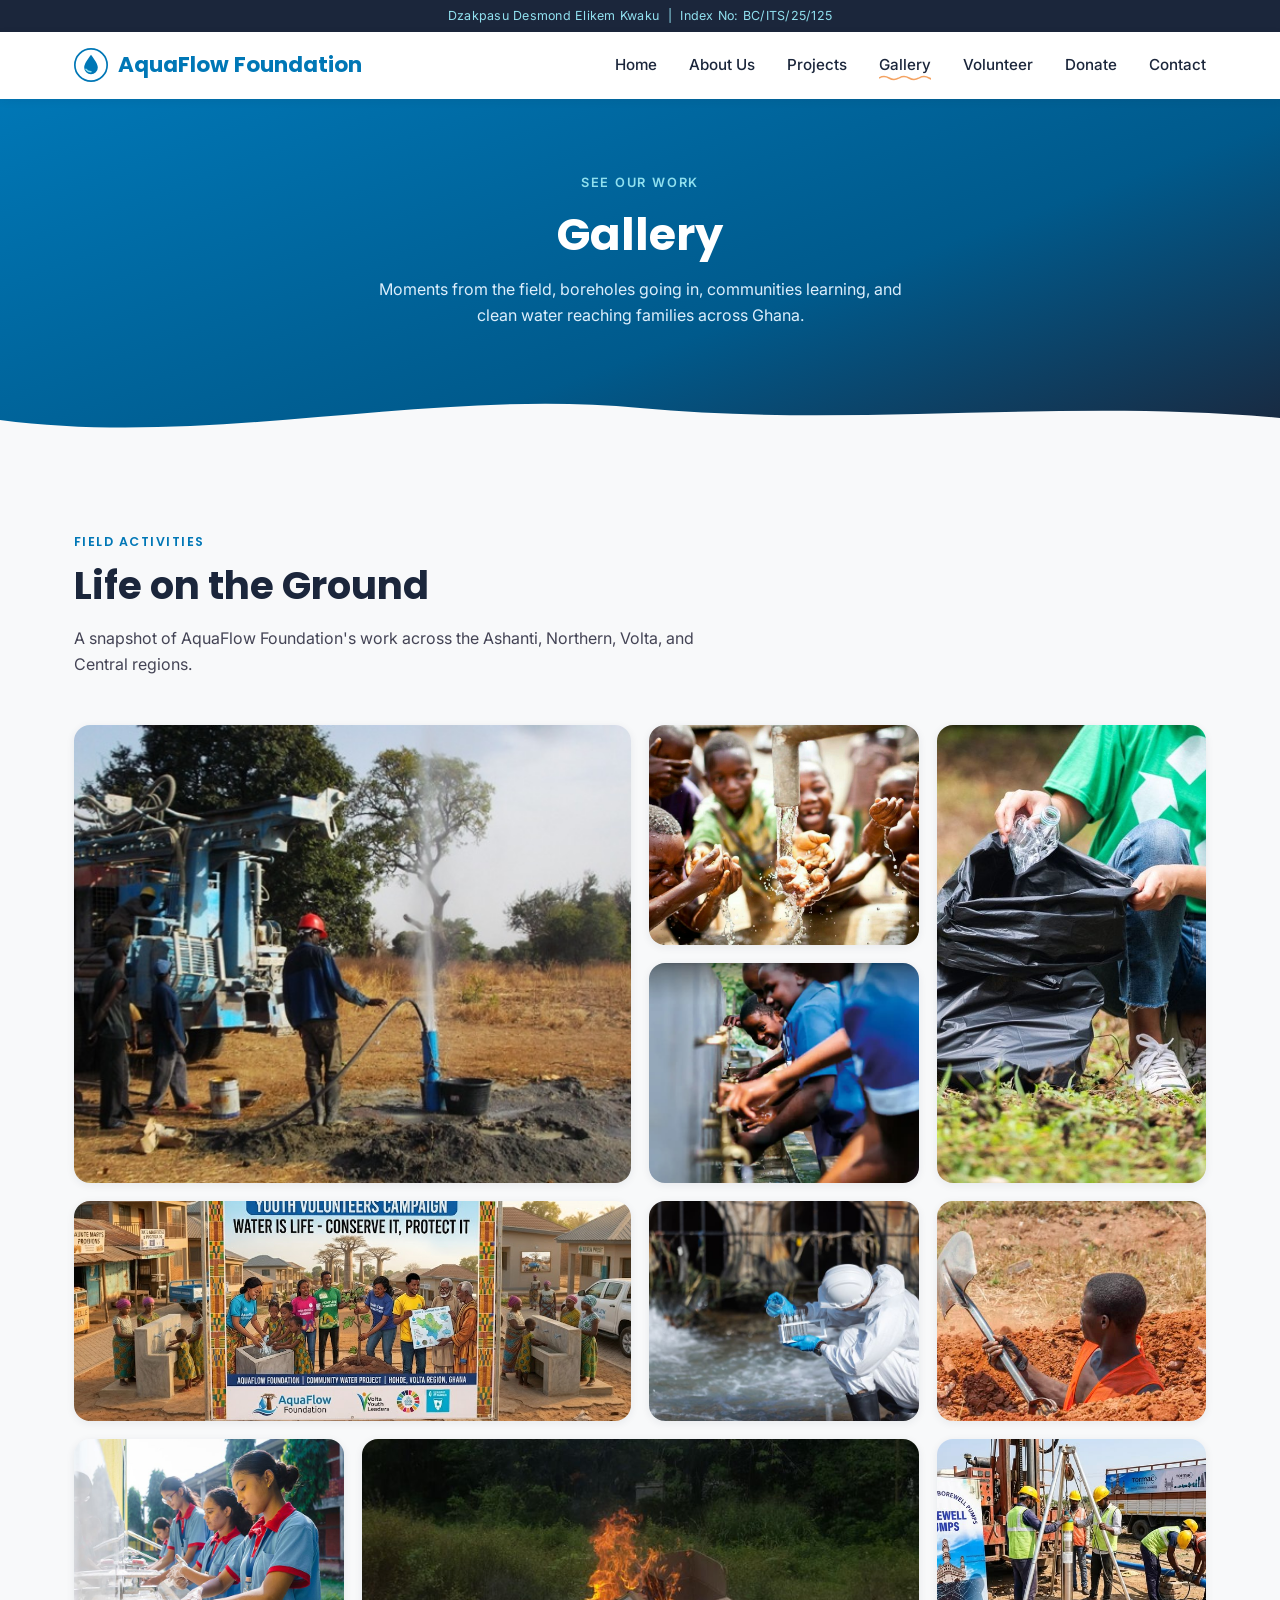
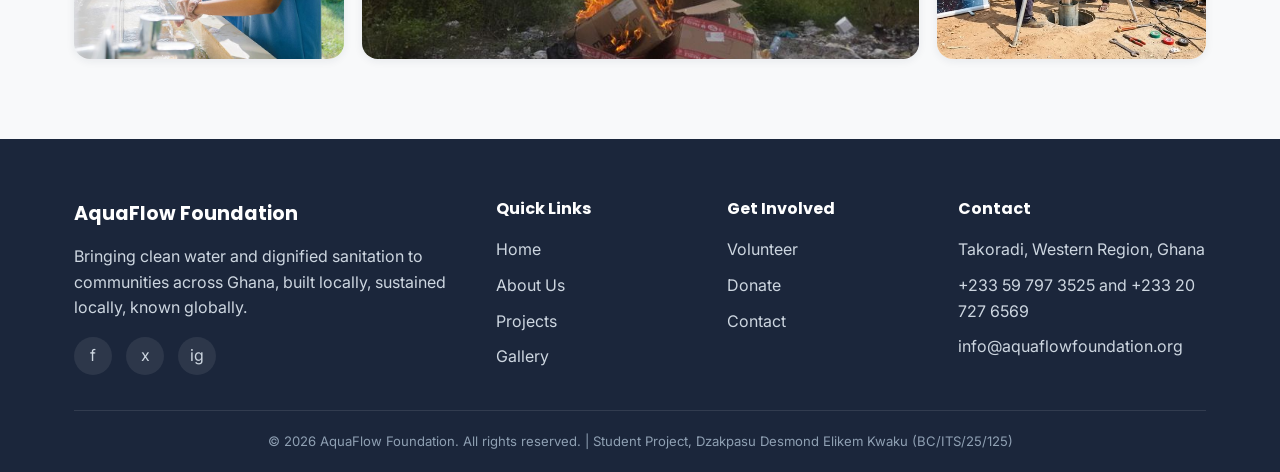
<file: gallery.html>
<!DOCTYPE html>
<html lang="en">

<head>
  <meta charset="UTF-8">
  <meta name="viewport" content="width=device-width, initial-scale=1.0">
  <title>Gallery — AquaFlow Foundation</title>
  <link rel="preconnect" href="https://fonts.googleapis.com">
  <link
    href="https://fonts.googleapis.com/css2?family=Poppins:wght@500;600;700&family=Inter:wght@400;500;600&display=swap"
    rel="stylesheet">
  <link rel="stylesheet" href="style.css">
</head>

<body>

  <!-- Credential Bar (required for submission) -->
  <div class="credential-bar">
    Dzakpasu Desmond Elikem Kwaku &nbsp;|&nbsp; Index No: BC/ITS/25/125
  </div>

  <!-- ============ HEADER ============ -->
  <header class="site-header">
    <div class="nav-wrap">
      <a href="index.html" class="logo">
        <svg class="logo-mark" viewBox="0 0 40 40" fill="none" xmlns="http://www.w3.org/2000/svg" aria-hidden="true">
          <circle cx="20" cy="20" r="19" stroke="#0077B6" stroke-width="2" />
          <path d="M20 8c-5 7-8 11-8 15a8 8 0 0016 0c0-4-3-8-8-15z" fill="#0077B6" />
          <path d="M14 25c1.5 2 3.5 3 6 3" stroke="#90E0EF" stroke-width="1.6" stroke-linecap="round" />
        </svg>
        <span class="logo-text">AquaFlow Foundation</span>
      </a>

      <input type="checkbox" id="navToggle" class="nav-toggle-checkbox">
      <label for="navToggle" class="nav-toggle" aria-label="Toggle navigation menu">
        <span></span><span></span><span></span>
      </label>

      <nav class="main-nav" id="mainNav">
        <ul>
          <li><a href="index.html">Home</a></li>
          <li><a href="about.html">About Us</a></li>
          <li><a href="projects.html">Projects</a></li>
          <li><a href="gallery.html" class="active">Gallery</a></li>
          <li><a href="volunteer.html">Volunteer</a></li>
          <li><a href="donate.html">Donate</a></li>
          <li><a href="contact.html">Contact</a></li>
        </ul>
      </nav>
    </div>
  </header>

  <!-- ============ PAGE HERO ============ -->
  <section class="page-hero">
    <div class="container">
      <span class="page-hero-eyebrow">See Our Work</span>
      <h1>Gallery</h1>
      <p>Moments from the field, boreholes going in, communities learning, and clean water reaching families across
        Ghana.</p>
    </div>
    <div class="wave-divider">
      <svg viewBox="0 0 1440 60" preserveAspectRatio="none" aria-hidden="true">
        <path d="M0,32 C240,60 480,0 720,20 C960,40 1200,10 1440,30 L1440,60 L0,60 Z" fill="#F8F9FA" />
      </svg>
    </div>
  </section>

  <!-- ============ GALLERY GRID ============ -->
  <section class="gallery-section">
    <div class="container">
      <span class="section-eyebrow">Field Activities</span>
      <h2 class="section-heading">Life on the Ground</h2>
      <p class="section-intro">A snapshot of AquaFlow Foundation's work across the Ashanti, Northern, Volta, and Central
        regions.</p>

      <div class="gallery-grid">
        <figure class="gallery-item big">
          <img src="images/gallery/gallery-01.jpg" alt="Borehole drilling underway in Yendi, Northern Region">
          <figcaption>Borehole Drilling — Yendi</figcaption>
        </figure>

        <figure class="gallery-item">
          <img src="images/gallery/gallery-02.jpg" alt="Community members gathered at a new water point">
          <figcaption>New Water Point Opening</figcaption>
        </figure>

        <figure class="gallery-item tall">
          <img src="images/gallery/gallery-03.jpg" alt="Hygiene education workshop in Cape Coast">
          <figcaption>Hygiene Workshop — Cape Coast</figcaption>
        </figure>

        <figure class="gallery-item">
          <img src="images/gallery/gallery-04.jpg" alt="Schoolchildren using new sanitation facilities in Ho">
          <figcaption>New Facilities — Ho Schools</figcaption>
        </figure>

        <figure class="gallery-item wide">
          <img src="images/gallery/gallery-05.jpg"
            alt="Youth Ambassadors leading a conservation campaign in Volta Region">
          <figcaption>Youth Ambassadors Campaign</figcaption>
        </figure>

        <figure class="gallery-item">
          <img src="images/gallery/gallery-06.jpg" alt="Field team testing water quality in Techiman">
          <figcaption>Water Quality Testing — Techiman</figcaption>
        </figure>

        <figure class="gallery-item">
          <img src="images/gallery/gallery-07.jpg" alt="Community members digging a well near Kintampo">
          <figcaption>Well Construction — Kintampo</figcaption>
        </figure>

        <figure class="gallery-item">
          <img src="images/gallery/gallery-08.jpg" alt="Household training session on sanitation practices">
          <figcaption>Household Training Session</figcaption>
        </figure>

        <figure class="gallery-item wide">
          <img src="images/gallery/gallery-09.jpg" alt="Community celebration on sanitation day">
          <figcaption>Sanitation Day Celebration</figcaption>
        </figure>

        <figure class="gallery-item">
          <img src="images/gallery/gallery-10.jpg" alt="AquaFlow field team on site in Ashanti Region">
          <figcaption>Our Field Team at Work</figcaption>
        </figure>
      </div>
    </div>
  </section>

  <!-- ============ FOOTER ============ -->
  <footer class="site-footer">
    <div class="container">
      <div class="footer-grid">
        <div class="footer-col">
          <div class="footer-brand">AquaFlow Foundation</div>
          <p>Bringing clean water and dignified sanitation to communities across Ghana, built locally, sustained
            locally, known globally.</p>
          <div class="social-links">
            <a href="#" aria-label="Facebook">f</a>
            <a href="#" aria-label="Twitter/X">x</a>
            <a href="#" aria-label="Instagram">ig</a>
          </div>
        </div>

        <div class="footer-col">
          <h4>Quick Links</h4>
          <ul>
            <li><a href="index.html">Home</a></li>
            <li><a href="about.html">About Us</a></li>
            <li><a href="projects.html">Projects</a></li>
            <li><a href="gallery.html">Gallery</a></li>
          </ul>
        </div>

        <div class="footer-col">
          <h4>Get Involved</h4>
          <ul>
            <li><a href="volunteer.html">Volunteer</a></li>
            <li><a href="donate.html">Donate</a></li>
            <li><a href="contact.html">Contact</a></li>
          </ul>
        </div>

        <div class="footer-col">
          <h4>Contact</h4>
          <ul>
            <li>Takoradi, Western Region, Ghana</li>
            <li><a href="tel:+233597973525">+233 59 797 3525</a> and <a href="tel:+233207276569">+233 20 727 6569</a>
            </li>
            <li><a href="mailto:info@aquaflowfoundation.org">info@aquaflowfoundation.org</a></li>
          </ul>
        </div>
      </div>

      <div class="footer-bottom">
        &copy; 2026 AquaFlow Foundation. All rights reserved. | Student Project, Dzakpasu Desmond Elikem Kwaku
        (BC/ITS/25/125)
      </div>
    </div>
  </footer>

</body>

</html>
</file>
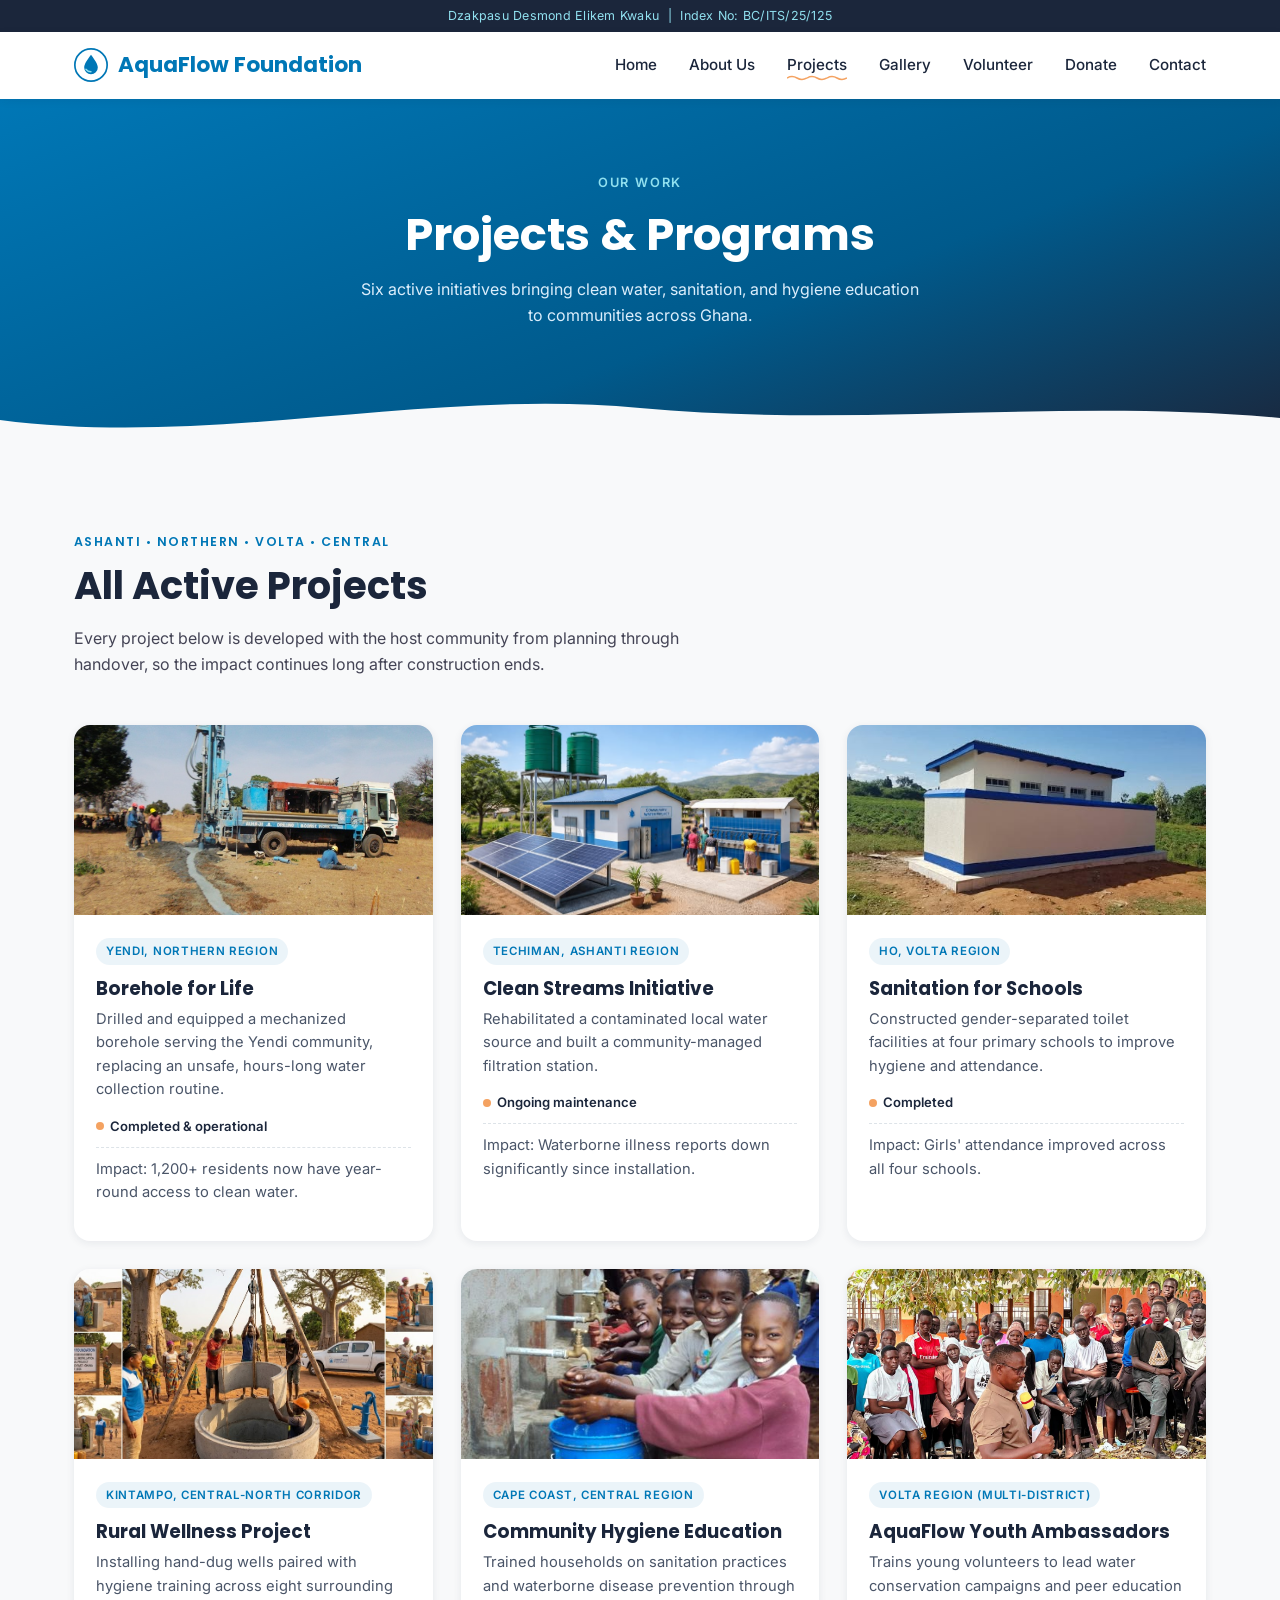
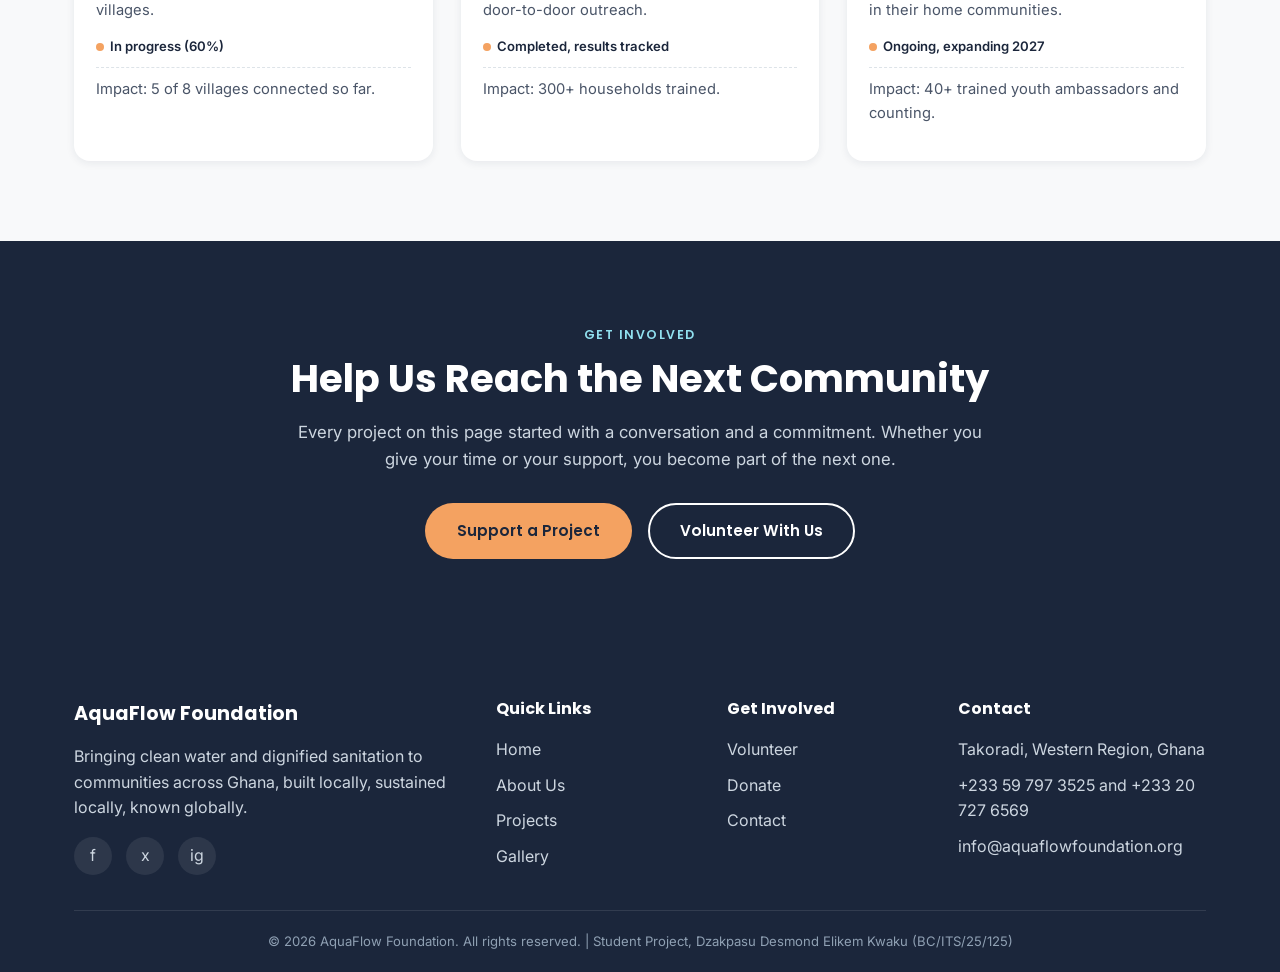
<file: projects.html>
<!DOCTYPE html>
<html lang="en">

<head>
  <meta charset="UTF-8">
  <meta name="viewport" content="width=device-width, initial-scale=1.0">
  <title>Projects &amp; Programs, AquaFlow Foundation</title>
  <link rel="preconnect" href="https://fonts.googleapis.com">
  <link
    href="https://fonts.googleapis.com/css2?family=Poppins:wght@500;600;700&family=Inter:wght@400;500;600&display=swap"
    rel="stylesheet">
  <link rel="stylesheet" href="style.css">
</head>

<body>

  <!-- Credential Bar (required for submission) -->
  <div class="credential-bar">
    Dzakpasu Desmond Elikem Kwaku &nbsp;|&nbsp; Index No: BC/ITS/25/125
  </div>

  <!-- ============ HEADER ============ -->
  <header class="site-header">
    <div class="nav-wrap">
      <a href="index.html" class="logo">
        <svg class="logo-mark" viewBox="0 0 40 40" fill="none" xmlns="http://www.w3.org/2000/svg" aria-hidden="true">
          <circle cx="20" cy="20" r="19" stroke="#0077B6" stroke-width="2" />
          <path d="M20 8c-5 7-8 11-8 15a8 8 0 0016 0c0-4-3-8-8-15z" fill="#0077B6" />
          <path d="M14 25c1.5 2 3.5 3 6 3" stroke="#90E0EF" stroke-width="1.6" stroke-linecap="round" />
        </svg>
        <span class="logo-text">AquaFlow Foundation</span>
      </a>

      <input type="checkbox" id="navToggle" class="nav-toggle-checkbox">
      <label for="navToggle" class="nav-toggle" aria-label="Toggle navigation menu">
        <span></span><span></span><span></span>
      </label>

      <nav class="main-nav" id="mainNav">
        <ul>
          <li><a href="index.html">Home</a></li>
          <li><a href="about.html">About Us</a></li>
          <li><a href="projects.html" class="active">Projects</a></li>
          <li><a href="gallery.html">Gallery</a></li>
          <li><a href="volunteer.html">Volunteer</a></li>
          <li><a href="donate.html">Donate</a></li>
          <li><a href="contact.html">Contact</a></li>
        </ul>
      </nav>
    </div>
  </header>

  <!-- ============ PAGE HERO ============ -->
  <section class="page-hero">
    <div class="container">
      <span class="page-hero-eyebrow">Our Work</span>
      <h1>Projects &amp; Programs</h1>
      <p>Six active initiatives bringing clean water, sanitation, and hygiene education to communities across Ghana.</p>
    </div>
    <div class="wave-divider">
      <svg viewBox="0 0 1440 60" preserveAspectRatio="none" aria-hidden="true">
        <path d="M0,32 C240,60 480,0 720,20 C960,40 1200,10 1440,30 L1440,60 L0,60 Z" fill="#F8F9FA" />
      </svg>
    </div>
  </section>

  <!-- ============ PROJECTS GRID ============ -->
  <section class="featured-projects">
    <div class="container">
      <span class="section-eyebrow">Ashanti • Northern • Volta • Central</span>
      <h2 class="section-heading">All Active Projects</h2>
      <p class="section-intro">Every project below is developed with the host community from planning through handover,
        so the impact continues long after construction ends.</p>

      <div class="project-grid">

        <article class="card project-card">
          <div class="project-img">
            <img src="images/projects/borehole-yendi.jpg" alt="Mechanized borehole in Yendi, Northern Region">
          </div>
          <div class="project-card-body">
            <span class="project-tag">Yendi, Northern Region</span>
            <h3>Borehole for Life</h3>
            <p>Drilled and equipped a mechanized borehole serving the Yendi community, replacing an unsafe, hours-long
              water collection routine.</p>
            <span class="project-status">Completed &amp; operational</span>
            <p class="project-impact">Impact: 1,200+ residents now have year-round access to clean water.</p>
          </div>
        </article>

        <article class="card project-card">
          <div class="project-img">
            <img src="images/projects/streams-techiman.jpg" alt="Water filtration station in Techiman, Ashanti Region">
          </div>
          <div class="project-card-body">
            <span class="project-tag">Techiman, Ashanti Region</span>
            <h3>Clean Streams Initiative</h3>
            <p>Rehabilitated a contaminated local water source and built a community-managed filtration station.</p>
            <span class="project-status">Ongoing maintenance</span>
            <p class="project-impact">Impact: Waterborne illness reports down significantly since installation.</p>
          </div>
        </article>

        <article class="card project-card">
          <div class="project-img">
            <img src="images/projects/schools-ho.jpg" alt="New sanitation facilities at a school in Ho, Volta Region">
          </div>
          <div class="project-card-body">
            <span class="project-tag">Ho, Volta Region</span>
            <h3>Sanitation for Schools</h3>
            <p>Constructed gender-separated toilet facilities at four primary schools to improve hygiene and attendance.
            </p>
            <span class="project-status">Completed</span>
            <p class="project-impact">Impact: Girls' attendance improved across all four schools.</p>
          </div>
        </article>

        <article class="card project-card">
          <div class="project-img">
            <img src="images/projects/wells-kintampo.jpg" alt="Hand-dug well installation near Kintampo">
          </div>
          <div class="project-card-body">
            <span class="project-tag">Kintampo, Central-North Corridor</span>
            <h3>Rural Wellness Project</h3>
            <p>Installing hand-dug wells paired with hygiene training across eight surrounding villages.</p>
            <span class="project-status">In progress (60%)</span>
            <p class="project-impact">Impact: 5 of 8 villages connected so far.</p>
          </div>
        </article>

        <article class="card project-card">
          <div class="project-img">
            <img src="images/projects/hygiene-capecoast.jpg" alt="Community hygiene education session in Cape Coast">
          </div>
          <div class="project-card-body">
            <span class="project-tag">Cape Coast, Central Region</span>
            <h3>Community Hygiene Education</h3>
            <p>Trained households on sanitation practices and waterborne disease prevention through door-to-door
              outreach.</p>
            <span class="project-status">Completed, results tracked</span>
            <p class="project-impact">Impact: 300+ households trained.</p>
          </div>
        </article>

        <article class="card project-card">
          <div class="project-img">
            <img src="images/projects/youth-volta.jpg"
              alt="Youth volunteers leading a water conservation campaign in Volta Region">
          </div>
          <div class="project-card-body">
            <span class="project-tag">Volta Region (multi-district)</span>
            <h3>AquaFlow Youth Ambassadors</h3>
            <p>Trains young volunteers to lead water conservation campaigns and peer education in their home
              communities.</p>
            <span class="project-status">Ongoing, expanding 2027</span>
            <p class="project-impact">Impact: 40+ trained youth ambassadors and counting.</p>
          </div>
        </article>

      </div>
    </div>
  </section>

  <!-- ============ CTA STRIP ============ -->
  <section class="why-section">
    <div class="container">
      <span class="section-eyebrow" style="color: var(--color-secondary);">Get Involved</span>
      <h2 class="section-heading">Help Us Reach the Next Community</h2>
      <p>Every project on this page started with a conversation and a commitment. Whether you give your time or your
        support, you become part of the next one.</p>
      <div class="hero-ctas" style="justify-content: center; margin-top: 30px;">
        <a href="donate.html" class="btn btn-primary">Support a Project</a>
        <a href="volunteer.html" class="btn btn-outline">Volunteer With Us</a>
      </div>
    </div>
  </section>

  <!-- ============ FOOTER ============ -->
  <footer class="site-footer">
    <div class="container">
      <div class="footer-grid">
        <div class="footer-col">
          <div class="footer-brand">AquaFlow Foundation</div>
          <p>Bringing clean water and dignified sanitation to communities across Ghana, built locally, sustained
            locally, known globally.</p>
          <div class="social-links">
            <a href="#" aria-label="Facebook">f</a>
            <a href="#" aria-label="Twitter/X">x</a>
            <a href="#" aria-label="Instagram">ig</a>
          </div>
        </div>

        <div class="footer-col">
          <h4>Quick Links</h4>
          <ul>
            <li><a href="index.html">Home</a></li>
            <li><a href="about.html">About Us</a></li>
            <li><a href="projects.html">Projects</a></li>
            <li><a href="gallery.html">Gallery</a></li>
          </ul>
        </div>

        <div class="footer-col">
          <h4>Get Involved</h4>
          <ul>
            <li><a href="volunteer.html">Volunteer</a></li>
            <li><a href="donate.html">Donate</a></li>
            <li><a href="contact.html">Contact</a></li>
          </ul>
        </div>

        <div class="footer-col">
          <h4>Contact</h4>
          <ul>
            <li>Takoradi, Western Region, Ghana</li>
            <li><a href="tel:+233597973525">+233 59 797 3525</a> and <a href="tel:+233207276569">+233 20 727 6569</a>
            </li>
            <li><a href="mailto:info@aquaflowfoundation.org">info@aquaflowfoundation.org</a></li>
          </ul>
        </div>
      </div>

      <div class="footer-bottom">
        &copy; 2026 AquaFlow Foundation. All rights reserved. | Student Project, Dzakpasu Desmond Elikem Kwaku
        (BC/ITS/25/125)
      </div>
    </div>
  </footer>

</body>

</html>
</file>
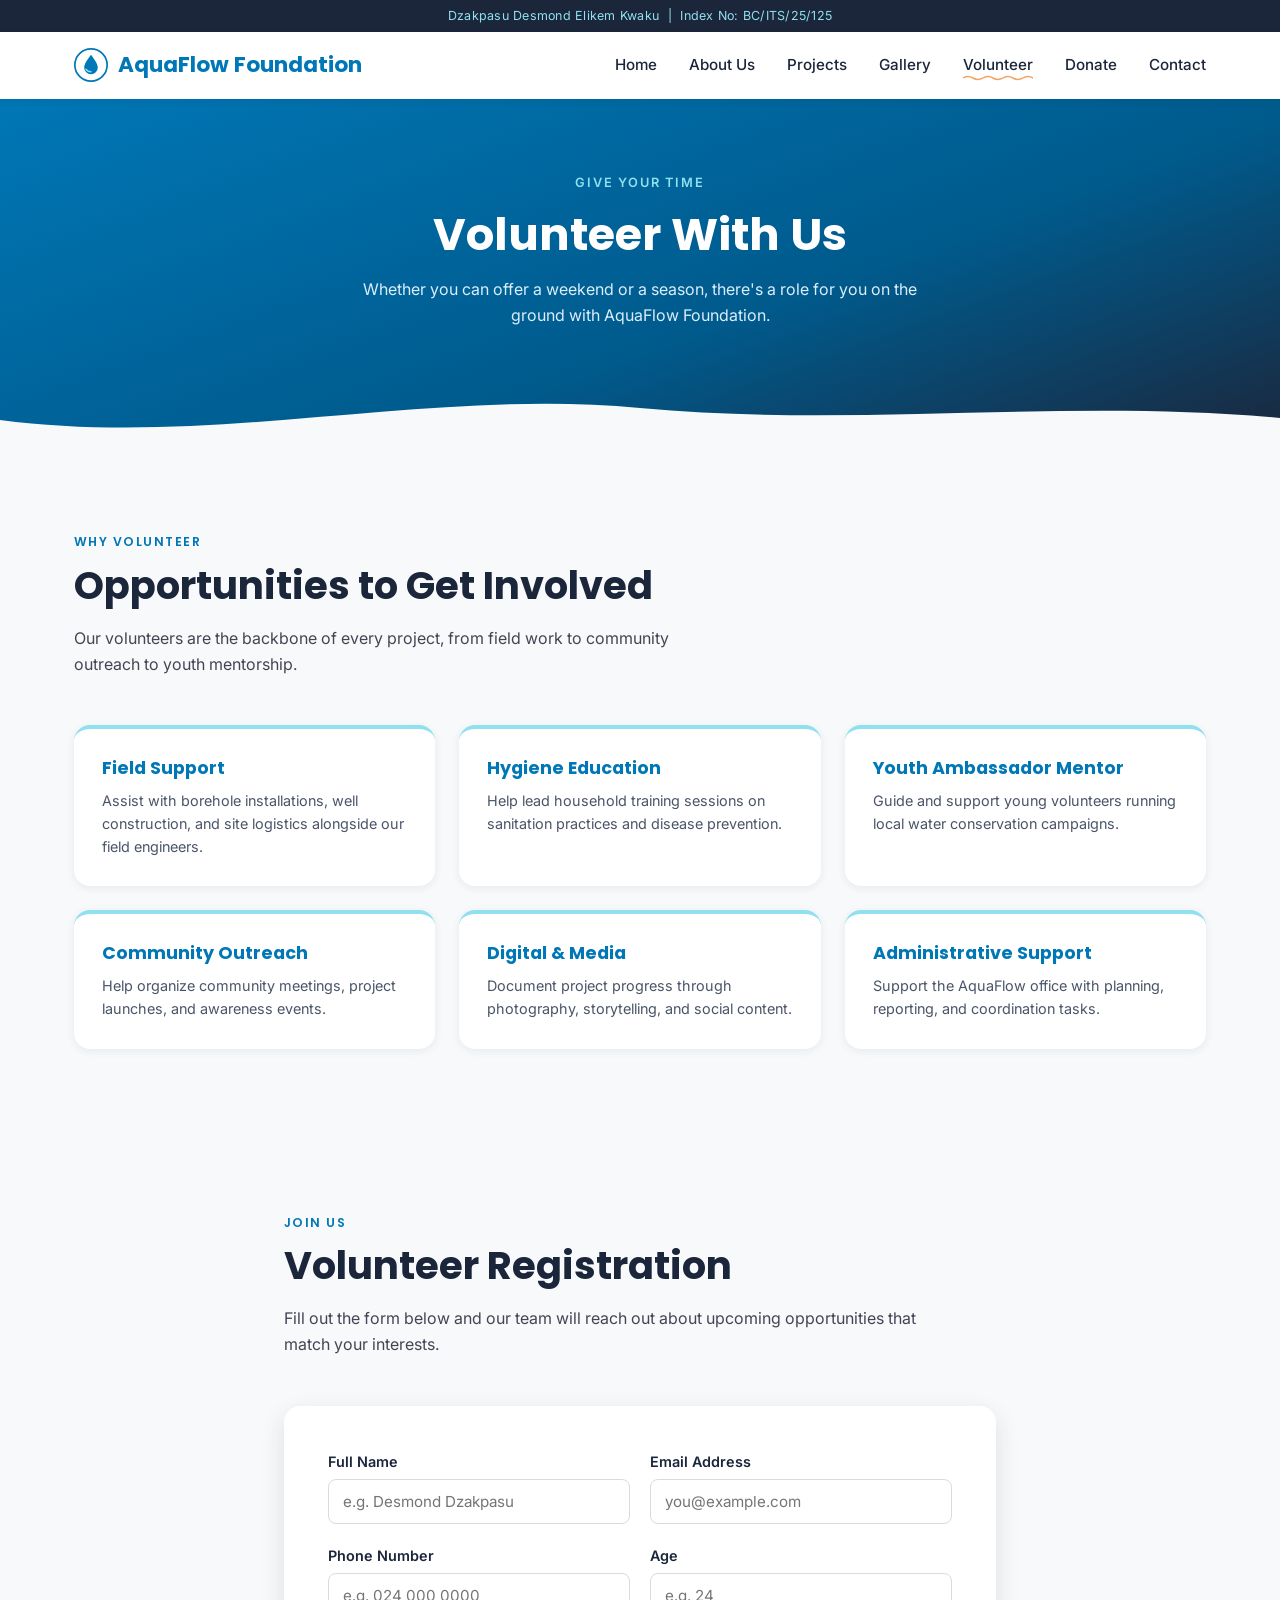
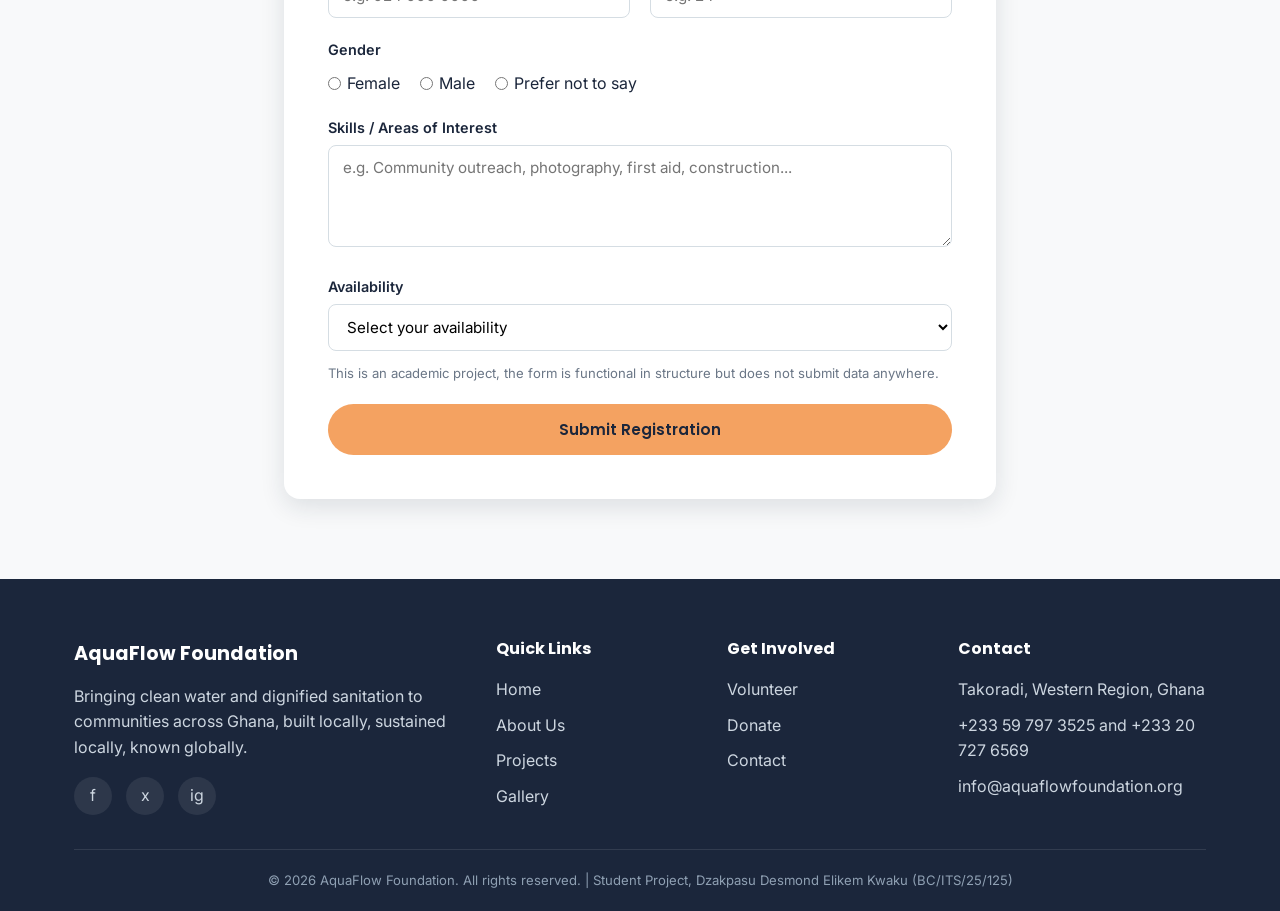
<file: volunteer.html>
<!DOCTYPE html>
<html lang="en">

<head>
  <meta charset="UTF-8">
  <meta name="viewport" content="width=device-width, initial-scale=1.0">
  <title>Volunteer, AquaFlow Foundation</title>
  <link rel="preconnect" href="https://fonts.googleapis.com">
  <link
    href="https://fonts.googleapis.com/css2?family=Poppins:wght@500;600;700&family=Inter:wght@400;500;600&display=swap"
    rel="stylesheet">
  <link rel="stylesheet" href="style.css">
</head>

<body>

  <!-- Credential Bar (required for submission) -->
  <div class="credential-bar">
    Dzakpasu Desmond Elikem Kwaku &nbsp;|&nbsp; Index No: BC/ITS/25/125
  </div>

  <!-- ============ HEADER ============ -->
  <header class="site-header">
    <div class="nav-wrap">
      <a href="index.html" class="logo">
        <svg class="logo-mark" viewBox="0 0 40 40" fill="none" xmlns="http://www.w3.org/2000/svg" aria-hidden="true">
          <circle cx="20" cy="20" r="19" stroke="#0077B6" stroke-width="2" />
          <path d="M20 8c-5 7-8 11-8 15a8 8 0 0016 0c0-4-3-8-8-15z" fill="#0077B6" />
          <path d="M14 25c1.5 2 3.5 3 6 3" stroke="#90E0EF" stroke-width="1.6" stroke-linecap="round" />
        </svg>
        <span class="logo-text">AquaFlow Foundation</span>
      </a>

      <input type="checkbox" id="navToggle" class="nav-toggle-checkbox">
      <label for="navToggle" class="nav-toggle" aria-label="Toggle navigation menu">
        <span></span><span></span><span></span>
      </label>

      <nav class="main-nav" id="mainNav">
        <ul>
          <li><a href="index.html">Home</a></li>
          <li><a href="about.html">About Us</a></li>
          <li><a href="projects.html">Projects</a></li>
          <li><a href="gallery.html">Gallery</a></li>
          <li><a href="volunteer.html" class="active">Volunteer</a></li>
          <li><a href="donate.html">Donate</a></li>
          <li><a href="contact.html">Contact</a></li>
        </ul>
      </nav>
    </div>
  </header>

  <!-- ============ PAGE HERO ============ -->
  <section class="page-hero">
    <div class="container">
      <span class="page-hero-eyebrow">Give Your Time</span>
      <h1>Volunteer With Us</h1>
      <p>Whether you can offer a weekend or a season, there's a role for you on the ground with AquaFlow Foundation.</p>
    </div>
    <div class="wave-divider">
      <svg viewBox="0 0 1440 60" preserveAspectRatio="none" aria-hidden="true">
        <path d="M0,32 C240,60 480,0 720,20 C960,40 1200,10 1440,30 L1440,60 L0,60 Z" fill="#F8F9FA" />
      </svg>
    </div>
  </section>

  <!-- ============ WHY VOLUNTEER ============ -->
  <section class="opportunities-section">
    <div class="container">
      <span class="section-eyebrow">Why Volunteer</span>
      <h2 class="section-heading">Opportunities to Get Involved</h2>
      <p class="section-intro">Our volunteers are the backbone of every project, from field work to community outreach
        to youth mentorship.</p>

      <div class="opportunity-grid">
        <div class="card opportunity-card">
          <h3>Field Support</h3>
          <p>Assist with borehole installations, well construction, and site logistics alongside our field engineers.
          </p>
        </div>
        <div class="card opportunity-card">
          <h3>Hygiene Education</h3>
          <p>Help lead household training sessions on sanitation practices and disease prevention.</p>
        </div>
        <div class="card opportunity-card">
          <h3>Youth Ambassador Mentor</h3>
          <p>Guide and support young volunteers running local water conservation campaigns.</p>
        </div>
        <div class="card opportunity-card">
          <h3>Community Outreach</h3>
          <p>Help organize community meetings, project launches, and awareness events.</p>
        </div>
        <div class="card opportunity-card">
          <h3>Digital &amp; Media</h3>
          <p>Document project progress through photography, storytelling, and social content.</p>
        </div>
        <div class="card opportunity-card">
          <h3>Administrative Support</h3>
          <p>Support the AquaFlow office with planning, reporting, and coordination tasks.</p>
        </div>
      </div>
    </div>
  </section>

  <!-- ============ REGISTRATION FORM ============ -->
  <section class="form-section">
    <div class="container">
      <span class="section-eyebrow">Join Us</span>
      <h2 class="section-heading">Volunteer Registration</h2>
      <p class="section-intro">Fill out the form below and our team will reach out about upcoming opportunities that
        match your interests.</p>

      <form class="form-card" action="#" method="post">
        <div class="form-row">
          <div class="form-group">
            <label for="fullName">Full Name</label>
            <input type="text" id="fullName" name="fullName" placeholder="e.g. Desmond Dzakpasu" required>
          </div>
          <div class="form-group">
            <label for="email">Email Address</label>
            <input type="email" id="email" name="email" placeholder="you@example.com" required>
          </div>
        </div>

        <div class="form-row">
          <div class="form-group">
            <label for="phone">Phone Number</label>
            <input type="tel" id="phone" name="phone" placeholder="e.g. 024 000 0000" required>
          </div>
          <div class="form-group">
            <label for="age">Age</label>
            <input type="number" id="age" name="age" min="16" max="99" placeholder="e.g. 24" required>
          </div>
        </div>

        <fieldset>
          <legend>Gender</legend>
          <div class="form-radio-group">
            <label><input type="radio" name="gender" value="female" required> Female</label>
            <label><input type="radio" name="gender" value="male"> Male</label>
            <label><input type="radio" name="gender" value="other"> Prefer not to say</label>
          </div>
        </fieldset>

        <div class="form-group">
          <label for="skills">Skills / Areas of Interest</label>
          <textarea id="skills" name="skills" rows="4"
            placeholder="e.g. Community outreach, photography, first aid, construction..."></textarea>
        </div>

        <div class="form-group">
          <label for="availability">Availability</label>
          <select id="availability" name="availability" required>
            <option value="" selected disabled>Select your availability</option>
            <option value="weekends">Weekends only</option>
            <option value="weekdays">Weekdays only</option>
            <option value="flexible">Flexible / Full-time</option>
            <option value="seasonal">Seasonal / One-off events</option>
          </select>
        </div>

        <p class="form-note">This is an academic project, the form is functional in structure but does not submit data
          anywhere.</p>

        <div class="form-actions">
          <button type="submit" class="btn btn-primary">Submit Registration</button>
        </div>
      </form>
    </div>
  </section>

  <!-- ============ FOOTER ============ -->
  <footer class="site-footer">
    <div class="container">
      <div class="footer-grid">
        <div class="footer-col">
          <div class="footer-brand">AquaFlow Foundation</div>
          <p>Bringing clean water and dignified sanitation to communities across Ghana, built locally, sustained
            locally, known globally.</p>
          <div class="social-links">
            <a href="#" aria-label="Facebook">f</a>
            <a href="#" aria-label="Twitter/X">x</a>
            <a href="#" aria-label="Instagram">ig</a>
          </div>
        </div>

        <div class="footer-col">
          <h4>Quick Links</h4>
          <ul>
            <li><a href="index.html">Home</a></li>
            <li><a href="about.html">About Us</a></li>
            <li><a href="projects.html">Projects</a></li>
            <li><a href="gallery.html">Gallery</a></li>
          </ul>
        </div>

        <div class="footer-col">
          <h4>Get Involved</h4>
          <ul>
            <li><a href="volunteer.html">Volunteer</a></li>
            <li><a href="donate.html">Donate</a></li>
            <li><a href="contact.html">Contact</a></li>
          </ul>
        </div>

        <div class="footer-col">
          <h4>Contact</h4>
          <ul>
            <li>Takoradi, Western Region, Ghana</li>
            <li><a href="tel:+233597973525">+233 59 797 3525</a> and <a href="tel:+233207276569">+233 20 727 6569</a>
            </li>
            <li><a href="mailto:info@aquaflowfoundation.org">info@aquaflowfoundation.org</a></li>
          </ul>
        </div>
      </div>

      <div class="footer-bottom">
        &copy; 2026 AquaFlow Foundation. All rights reserved. | Student Project, Dzakpasu Desmond Elikem Kwaku
        (BC/ITS/25/125)
      </div>
    </div>
  </footer>

</body>

</html>
</file>
<file: style.css>
/* =========================================================
   AquaFlow Foundation — Shared Stylesheet
   Author: Dzakpasu Desmond Elikem Kwaku | BC/ITS/25/125
   ========================================================= */

/* ---------- Design Tokens ---------- */
:root {
  --color-primary: #0077B6;
  /* deep aqua blue */
  --color-secondary: #90E0EF;
  /* sky blue */
  --color-accent: #F4A261;
  /* sandy gold */
  --color-dark: #1B263B;
  /* slate */
  --color-light: #F8F9FA;
  /* off-white */
  --color-white: #FFFFFF;

  --font-heading: 'Poppins', sans-serif;
  --font-body: 'Inter', sans-serif;

  --radius-sm: 8px;
  --radius-md: 16px;
  --radius-lg: 28px;

  --shadow-sm: 0 2px 8px rgba(27, 38, 59, 0.08);
  --shadow-md: 0 8px 24px rgba(27, 38, 59, 0.12);
  --shadow-lg: 0 16px 40px rgba(27, 38, 59, 0.18);

  --transition-fast: 0.2s ease;
  --transition-mid: 0.4s ease;

  --max-width: 1180px;
}

/* ---------- Reset ---------- */
* {
  margin: 0;
  padding: 0;
  box-sizing: border-box;
}

html {
  scroll-behavior: smooth;
}

body {
  font-family: var(--font-body);
  color: var(--color-dark);
  background-color: var(--color-light);
  line-height: 1.6;
  -webkit-font-smoothing: antialiased;
}

img {
  max-width: 100%;
  display: block;
}

a {
  text-decoration: none;
  color: inherit;
}

ul {
  list-style: none;
}

h1,
h2,
h3,
h4 {
  font-family: var(--font-heading);
  color: var(--color-dark);
  line-height: 1.25;
}

.container {
  max-width: var(--max-width);
  margin: 0 auto;
  padding: 0 24px;
}

section {
  padding: 80px 0;
}

/* Visible keyboard focus for accessibility */
a:focus-visible,
button:focus-visible,
input:focus-visible,
select:focus-visible,
textarea:focus-visible {
  outline: 3px solid var(--color-accent);
  outline-offset: 3px;
}

@media (prefers-reduced-motion: reduce) {
  * {
    animation-duration: 0.001ms !important;
    animation-iteration-count: 1 !important;
    transition-duration: 0.001ms !important;
    scroll-behavior: auto !important;
  }
}

/* ---------- Credential Bar ---------- */
.credential-bar {
  background: var(--color-dark);
  color: var(--color-secondary);
  font-size: 0.78rem;
  text-align: center;
  padding: 6px 12px;
  letter-spacing: 0.02em;
}

/* ---------- Header / Navigation ---------- */
.site-header {
  position: sticky;
  top: 0;
  z-index: 100;
  background: var(--color-white);
  box-shadow: var(--shadow-sm);
}

.nav-wrap {
  display: flex;
  align-items: center;
  justify-content: space-between;
  padding: 16px 24px;
  max-width: var(--max-width);
  margin: 0 auto;
}

.logo {
  display: flex;
  align-items: center;
  gap: 10px;
  font-family: var(--font-heading);
  font-weight: 700;
  font-size: 1.35rem;
  color: var(--color-primary);
  white-space: nowrap;
  flex-shrink: 0;
}

.logo-text {
  white-space: nowrap;
}

.logo-mark {
  width: 34px;
  height: 34px;
  flex-shrink: 0;
}

.main-nav ul {
  display: flex;
  gap: 32px;
}

.main-nav a {
  font-weight: 500;
  font-size: 0.95rem;
  color: var(--color-dark);
  position: relative;
  padding-bottom: 4px;
  white-space: nowrap;
}

/* Signature: wave underline on hover/active instead of a plain line */
.main-nav a::after {
  content: "";
  position: absolute;
  left: 0;
  bottom: -3px;
  width: 100%;
  height: 6px;
  background-image: url("data:image/svg+xml,%3Csvg xmlns='http://www.w3.org/2000/svg' width='20' height='6' viewBox='0 0 20 6'%3E%3Cpath d='M0 3 Q 5 0 10 3 T 20 3' fill='none' stroke='%23F4A261' stroke-width='1.5'/%3E%3C/svg%3E");
  background-repeat: repeat-x;
  background-size: 20px 6px;
  opacity: 0;
  transform: translateY(4px);
  transition: opacity var(--transition-fast), transform var(--transition-fast);
}

.main-nav a:hover::after,
.main-nav a.active::after {
  opacity: 1;
  transform: translateY(0);
}

.nav-toggle-checkbox {
  position: absolute;
  opacity: 0;
  pointer-events: none;
}

.nav-toggle {
  display: none;
  flex-direction: column;
  gap: 5px;
  cursor: pointer;
  padding: 6px;
}

.nav-toggle span {
  width: 24px;
  height: 2px;
  background: var(--color-dark);
  transition: transform var(--transition-fast), opacity var(--transition-fast);
}

/* Animate to an "X" when open */
.nav-toggle-checkbox:checked~.nav-toggle span:nth-child(1) {
  transform: translateY(7px) rotate(45deg);
}

.nav-toggle-checkbox:checked~.nav-toggle span:nth-child(2) {
  opacity: 0;
}

.nav-toggle-checkbox:checked~.nav-toggle span:nth-child(3) {
  transform: translateY(-7px) rotate(-45deg);
}

/* ---------- Buttons ---------- */
.btn {
  display: inline-block;
  font-family: var(--font-heading);
  font-weight: 600;
  font-size: 0.95rem;
  padding: 14px 30px;
  border-radius: var(--radius-lg);
  border: 2px solid transparent;
  cursor: pointer;
  transition: transform var(--transition-fast), box-shadow var(--transition-fast), background var(--transition-fast);
}

.btn-primary {
  background: var(--color-accent);
  color: var(--color-dark);
}

.btn-primary:hover {
  transform: translateY(-3px);
  box-shadow: var(--shadow-md);
}

.btn-outline {
  background: transparent;
  border-color: var(--color-white);
  color: var(--color-white);
}

.btn-outline:hover {
  background: var(--color-white);
  color: var(--color-primary);
  transform: translateY(-3px);
}

.btn-outline-dark {
  background: transparent;
  border-color: var(--color-primary);
  color: var(--color-primary);
}

.btn-outline-dark:hover {
  background: var(--color-primary);
  color: var(--color-white);
}

/* ---------- Wave Divider (signature element) ---------- */
.wave-divider {
  display: block;
  width: 100%;
  line-height: 0;
}

.wave-divider svg {
  width: 100%;
  height: 60px;
  display: block;
}

/* ---------- Section Heading Pattern ---------- */
.section-eyebrow {
  display: inline-block;
  font-family: var(--font-heading);
  font-size: 0.78rem;
  font-weight: 600;
  letter-spacing: 0.12em;
  text-transform: uppercase;
  color: var(--color-primary);
  margin-bottom: 10px;
}

.section-heading {
  font-size: clamp(1.6rem, 3vw, 2.4rem);
  margin-bottom: 16px;
}

.section-intro {
  max-width: 640px;
  color: #445;
  margin-bottom: 48px;
}

/* ---------- Cards ---------- */
.card {
  background: var(--color-white);
  border-radius: var(--radius-md);
  box-shadow: var(--shadow-sm);
  overflow: hidden;
  transition: transform var(--transition-mid), box-shadow var(--transition-mid);
}

.card:hover {
  transform: translateY(-6px);
  box-shadow: var(--shadow-md);
}

/* ---------- Forms ---------- */
.form-group {
  margin-bottom: 20px;
}

.form-group label {
  display: block;
  font-weight: 600;
  font-size: 0.9rem;
  margin-bottom: 6px;
  color: var(--color-dark);
}

.form-group input,
.form-group select,
.form-group textarea {
  width: 100%;
  padding: 12px 14px;
  border: 1.5px solid #d5dde3;
  border-radius: var(--radius-sm);
  font-family: var(--font-body);
  font-size: 0.95rem;
  background: var(--color-white);
  transition: border-color var(--transition-fast);
}

.form-group input:focus,
.form-group select:focus,
.form-group textarea:focus {
  border-color: var(--color-primary);
}

.form-radio-group,
.form-checkbox-group {
  display: flex;
  gap: 20px;
  flex-wrap: wrap;
}

.form-radio-group label,
.form-checkbox-group label {
  display: flex;
  align-items: center;
  gap: 6px;
  font-weight: 400;
}

/* ---------- Footer ---------- */
.site-footer {
  background: var(--color-dark);
  color: #cdd6e0;
}

.footer-grid {
  display: grid;
  grid-template-columns: 2fr 1fr 1fr 1.3fr;
  gap: 40px;
  padding: 60px 0 30px;
}

.footer-col h4 {
  color: var(--color-white);
  font-size: 1rem;
  margin-bottom: 18px;
}

.footer-col ul li {
  margin-bottom: 10px;
}

.footer-col a:hover {
  color: var(--color-secondary);
}

.footer-brand {
  display: flex;
  align-items: center;
  gap: 10px;
  font-family: var(--font-heading);
  font-weight: 700;
  color: var(--color-white);
  font-size: 1.2rem;
  margin-bottom: 14px;
}

.social-links {
  display: flex;
  gap: 14px;
  margin-top: 16px;
}

.social-links a {
  width: 38px;
  height: 38px;
  border-radius: 50%;
  background: rgba(255, 255, 255, 0.08);
  display: flex;
  align-items: center;
  justify-content: center;
  transition: background var(--transition-fast);
}

.social-links a:hover {
  background: var(--color-primary);
}

.footer-bottom {
  border-top: 1px solid rgba(255, 255, 255, 0.1);
  text-align: center;
  padding: 20px 0;
  font-size: 0.82rem;
  color: #8fa0b3;
}

/* ---------- Responsive ---------- */
@media (max-width: 900px) {
  .footer-grid {
    grid-template-columns: 1fr 1fr;
  }
}

@media (max-width: 1024px) {
  .main-nav ul {
    gap: 18px;
  }

  .main-nav a {
    font-size: 0.88rem;
  }

  .logo {
    font-size: 1.15rem;
  }
}

@media (max-width: 880px) {
  .main-nav ul {
    gap: 12px;
  }

  .main-nav a {
    font-size: 0.82rem;
  }

  .logo {
    font-size: 0.98rem;
  }

  .logo-mark {
    width: 26px;
    height: 26px;
  }
}

@media (max-width: 768px) {
  .main-nav {
    position: fixed;
    top: 66px;
    left: 0;
    right: 0;
    background: var(--color-white);
    box-shadow: var(--shadow-md);
    transform: translateY(-150%);
    opacity: 0;
    transition: transform var(--transition-mid), opacity var(--transition-mid);
    z-index: 99;
  }

  .nav-toggle-checkbox:checked~.main-nav {
    transform: translateY(0);
    opacity: 1;
  }

  .main-nav ul {
    flex-direction: column;
    gap: 0;
    padding: 10px 24px 20px;
  }

  .main-nav ul li {
    border-bottom: 1px solid #eef1f3;
  }

  .main-nav a {
    display: block;
    padding: 14px 0;
  }

  .nav-toggle {
    display: flex;
  }

  section {
    padding: 56px 0;
  }

  .footer-grid {
    grid-template-columns: 1fr;
    gap: 30px;
  }
}

@media (max-width: 480px) {
  .btn {
    width: 100%;
    text-align: center;
  }
}

/* =========================================================
   HOME PAGE
   ========================================================= */

/* ---------- Hero ---------- */
.hero {
  position: relative;
  background: linear-gradient(160deg, var(--color-primary) 0%, #005a8c 55%, var(--color-dark) 100%);
  color: var(--color-white);
  padding: 100px 0 0;
  overflow: hidden;
}

.hero-inner {
  max-width: var(--max-width);
  margin: 0 auto;
  padding: 0 24px 90px;
  display: grid;
  grid-template-columns: 1.1fr 0.9fr;
  gap: 40px;
  align-items: center;
}

.hero-eyebrow {
  display: inline-block;
  font-size: 0.8rem;
  font-weight: 600;
  letter-spacing: 0.14em;
  text-transform: uppercase;
  color: var(--color-secondary);
  margin-bottom: 18px;
}

.hero h1 {
  font-size: clamp(2.2rem, 5vw, 3.4rem);
  color: var(--color-white);
  margin-bottom: 20px;
}

.hero p {
  font-size: 1.05rem;
  color: #dbeefc;
  max-width: 480px;
  margin-bottom: 34px;
}

.hero-ctas {
  display: flex;
  gap: 16px;
  flex-wrap: wrap;
}

.hero-visual {
  position: relative;
  border-radius: var(--radius-lg);
  overflow: hidden;
  box-shadow: var(--shadow-lg);
  aspect-ratio: 4 / 5;
}

.hero-visual img {
  width: 100%;
  height: 100%;
  object-fit: cover;
}

.hero .wave-divider {
  position: relative;
  margin-top: -2px;
}

/* ---------- Intro ---------- */
.intro-section .container {
  display: grid;
  grid-template-columns: 0.9fr 1.1fr;
  gap: 60px;
  align-items: center;
}

.intro-image {
  border-radius: var(--radius-md);
  overflow: hidden;
  box-shadow: var(--shadow-md);
}

/* ---------- Featured Projects ---------- */
.featured-projects {
  background: var(--color-light);
}

.project-grid {
  display: grid;
  grid-template-columns: repeat(3, 1fr);
  gap: 28px;
}

.project-card .project-img {
  height: 190px;
  overflow: hidden;
}

.project-card .project-img img {
  width: 100%;
  height: 100%;
  object-fit: cover;
  transition: transform var(--transition-mid);
}

.project-card:hover .project-img img {
  transform: scale(1.06);
}

.project-card-body {
  padding: 22px;
}

.project-tag {
  display: inline-block;
  font-size: 0.72rem;
  font-weight: 600;
  letter-spacing: 0.06em;
  text-transform: uppercase;
  color: var(--color-primary);
  background: rgba(0, 119, 182, 0.08);
  padding: 4px 10px;
  border-radius: 20px;
  margin-bottom: 12px;
}

.project-card-body h3 {
  font-size: 1.15rem;
  margin-bottom: 8px;
}

.project-card-body p {
  font-size: 0.92rem;
  color: #4a5568;
  margin-bottom: 14px;
}

.project-status {
  font-size: 0.82rem;
  font-weight: 600;
  color: var(--color-dark);
  display: flex;
  align-items: center;
  gap: 6px;
}

.project-status::before {
  content: "";
  width: 8px;
  height: 8px;
  border-radius: 50%;
  background: var(--color-accent);
}

.project-impact {
  font-size: 0.85rem;
  color: #5a6779;
  margin-top: 10px;
  padding-top: 10px;
  border-top: 1px dashed #dde3e8;
}

.view-all-wrap {
  text-align: center;
  margin-top: 44px;
}

/* ---------- Stats Bar ---------- */
.stats-bar {
  background: var(--color-dark);
  color: var(--color-white);
  position: relative;
}

.stats-grid {
  display: grid;
  grid-template-columns: repeat(4, 1fr);
  gap: 30px;
  text-align: center;
}

.stat-number {
  font-family: var(--font-heading);
  font-size: clamp(2rem, 4vw, 2.8rem);
  font-weight: 700;
  color: var(--color-secondary);
  display: block;
}

.stat-label {
  font-size: 0.88rem;
  color: #b8c4d1;
  margin-top: 6px;
}

/* ---------- Testimonials ---------- */
.testimonials-section {
  background: var(--color-light);
}

.testimonial-grid {
  display: grid;
  grid-template-columns: repeat(2, 1fr);
  gap: 28px;
}

.testimonial-card {
  padding: 32px;
  position: relative;
}

.testimonial-quote-mark {
  font-family: var(--font-heading);
  font-size: 3rem;
  color: var(--color-secondary);
  line-height: 1;
  margin-bottom: 10px;
  display: block;
}

.testimonial-card p {
  font-size: 1rem;
  color: #3a4556;
  margin-bottom: 18px;
}

.testimonial-author {
  font-weight: 600;
  font-size: 0.9rem;
  color: var(--color-primary);
}

/* ---------- Partners ---------- */
.partners-section {
  text-align: center;
}

.partners-row {
  display: flex;
  justify-content: center;
  align-items: flex-start;
  gap: 50px;
  flex-wrap: wrap;
  margin-top: 30px;
}

.partner-item {
  display: flex;
  flex-direction: column;
  align-items: center;
  gap: 14px;
  width: 150px;
}

.partner-item img {
  height: 90px;
  width: 90px;
  object-fit: contain;
  filter: grayscale(100%);
  opacity: 0.75;
  transition: filter var(--transition-fast), opacity var(--transition-fast), transform var(--transition-fast);
}

.partner-item:hover img {
  filter: grayscale(0%);
  opacity: 1;
  transform: translateY(-4px);
}

.partner-name {
  font-size: 0.85rem;
  font-weight: 600;
  color: var(--color-dark);
  text-align: center;
  line-height: 1.3;
}

/* ---------- Home Responsive ---------- */
@media (max-width: 900px) {
  .hero-inner {
    grid-template-columns: 1fr;
  }

  .hero-visual {
    aspect-ratio: 16 / 10;
  }

  .intro-section .container {
    grid-template-columns: 1fr;
  }

  .project-grid {
    grid-template-columns: repeat(2, 1fr);
  }

  .stats-grid {
    grid-template-columns: repeat(2, 1fr);
    gap: 30px 20px;
  }

  .testimonial-grid {
    grid-template-columns: 1fr;
  }
}

@media (max-width: 600px) {
  .project-grid {
    grid-template-columns: 1fr;
  }
}

/* =========================================================
   PAGE HERO (used on About, Projects, Gallery, Volunteer,
   Donate, Contact — smaller banner than the Home hero)
   ========================================================= */
.page-hero {
  background: linear-gradient(160deg, var(--color-primary) 0%, #005a8c 60%, var(--color-dark) 100%);
  color: var(--color-white);
  padding: 70px 0 0;
  text-align: center;
}

.page-hero .container {
  padding-bottom: 60px;
}

.page-hero-eyebrow {
  display: inline-block;
  font-size: 0.8rem;
  font-weight: 600;
  letter-spacing: 0.14em;
  text-transform: uppercase;
  color: var(--color-secondary);
  margin-bottom: 14px;
}

.page-hero h1 {
  color: var(--color-white);
  font-size: clamp(1.9rem, 4vw, 2.8rem);
  margin-bottom: 14px;
}

.page-hero p {
  max-width: 560px;
  margin: 0 auto;
  color: #dbeefc;
}

/* =========================================================
   ABOUT US PAGE
   ========================================================= */

/* ---------- History (text + image split) ---------- */
.split-section .container {
  display: grid;
  grid-template-columns: 1fr 1fr;
  gap: 60px;
  align-items: center;
}

.split-section .split-image {
  border-radius: var(--radius-md);
  overflow: hidden;
  box-shadow: var(--shadow-md);
}

.split-section.reverse .container {
  direction: rtl;
}

.split-section.reverse .container>* {
  direction: ltr;
}

/* ---------- Vision & Mission ---------- */
.vm-grid {
  display: grid;
  grid-template-columns: 1fr 1fr;
  gap: 28px;
}

.vm-card {
  padding: 36px;
  border-top: 4px solid var(--color-accent);
}

.vm-card h3 {
  font-size: 1.3rem;
  margin-bottom: 12px;
  color: var(--color-primary);
}

.vm-card p {
  color: #4a5568;
}

/* ---------- Core Values ---------- */
.values-section {
  background: var(--color-light);
}

.values-grid {
  display: grid;
  grid-template-columns: repeat(5, 1fr);
  gap: 20px;
}

.value-card {
  text-align: center;
  padding: 28px 16px;
}

.value-icon {
  width: 48px;
  height: 48px;
  margin: 0 auto 16px;
  border-radius: 50%;
  background: rgba(0, 119, 182, 0.1);
  display: flex;
  align-items: center;
  justify-content: center;
}

.value-icon svg {
  width: 24px;
  height: 24px;
}

.value-card h4 {
  font-size: 1rem;
  margin-bottom: 8px;
}

.value-card p {
  font-size: 0.85rem;
  color: #5a6779;
}

/* ---------- Objectives Table ---------- */
.objectives-table-wrap {
  overflow-x: auto;
  border-radius: var(--radius-md);
  box-shadow: var(--shadow-sm);
}

.objectives-table {
  width: 100%;
  border-collapse: collapse;
  background: var(--color-white);
  min-width: 560px;
}

.objectives-table thead {
  background: var(--color-primary);
  color: var(--color-white);
}

.objectives-table th,
.objectives-table td {
  text-align: left;
  padding: 16px 20px;
  font-size: 0.92rem;
}

.objectives-table th {
  font-family: var(--font-heading);
  font-weight: 600;
  font-size: 0.85rem;
  letter-spacing: 0.03em;
  text-transform: uppercase;
}

.objectives-table tbody tr:nth-child(even) {
  background: var(--color-light);
}

.objectives-table tbody tr:hover {
  background: rgba(0, 119, 182, 0.06);
}

/* ---------- Leadership / Team ---------- */
.team-section {
  background: var(--color-light);
}

.team-grid {
  display: grid;
  grid-template-columns: repeat(4, 1fr);
  gap: 24px;
}

.team-card {
  text-align: center;
  padding-bottom: 24px;
}

.team-photo {
  aspect-ratio: 1 / 1;
  overflow: hidden;
}

.team-photo img {
  width: 100%;
  height: 100%;
  object-fit: cover;
}

.team-card h4 {
  margin-top: 18px;
  font-size: 1.02rem;
}

.team-role {
  font-size: 0.82rem;
  color: var(--color-primary);
  font-weight: 600;
  margin-top: 4px;
}

.team-bio {
  font-size: 0.85rem;
  color: #5a6779;
  padding: 0 16px;
  margin-top: 10px;
}

/* ---------- Why We Exist (closing statement) ---------- */
.why-section {
  text-align: center;
  background: var(--color-dark);
  color: var(--color-white);
}

.why-section .section-heading {
  color: var(--color-white);
}

.why-section p {
  max-width: 700px;
  margin: 0 auto;
  color: #cdd6e0;
  font-size: 1.05rem;
}

/* ---------- About Page Responsive ---------- */
@media (max-width: 900px) {
  .split-section .container {
    grid-template-columns: 1fr;
  }

  .split-section.reverse .container {
    direction: ltr;
  }

  .vm-grid {
    grid-template-columns: 1fr;
  }

  .values-grid {
    grid-template-columns: repeat(2, 1fr);
  }

  .team-grid {
    grid-template-columns: repeat(2, 1fr);
  }
}

@media (max-width: 480px) {
  .values-grid {
    grid-template-columns: 1fr;
  }
}

/* =========================================================
   GALLERY PAGE
   ========================================================= */
.gallery-grid {
  display: grid;
  grid-template-columns: repeat(4, 1fr);
  grid-auto-rows: 220px;
  grid-auto-flow: dense;
  gap: 18px;
}

.gallery-item {
  position: relative;
  border-radius: var(--radius-md);
  overflow: hidden;
  box-shadow: var(--shadow-sm);
}

.gallery-item img {
  width: 100%;
  height: 100%;
  object-fit: cover;
  transition: transform var(--transition-mid);
}

.gallery-item:hover img {
  transform: scale(1.08);
}

.gallery-item figcaption {
  position: absolute;
  left: 0;
  right: 0;
  bottom: 0;
  padding: 16px;
  font-size: 0.85rem;
  font-weight: 600;
  color: var(--color-white);
  background: linear-gradient(to top, rgba(27, 38, 59, 0.85), rgba(27, 38, 59, 0));
  opacity: 0;
  transform: translateY(8px);
  transition: opacity var(--transition-fast), transform var(--transition-fast);
}

.gallery-item:hover figcaption {
  opacity: 1;
  transform: translateY(0);
}

.gallery-item.wide {
  grid-column: span 2;
}

.gallery-item.tall {
  grid-row: span 2;
}

.gallery-item.big {
  grid-column: span 2;
  grid-row: span 2;
}

@media (max-width: 900px) {
  .gallery-grid {
    grid-template-columns: repeat(2, 1fr);
    grid-auto-rows: 180px;
  }

  .gallery-item.big,
  .gallery-item.wide {
    grid-column: span 2;
  }
}

@media (max-width: 500px) {
  .gallery-grid {
    grid-template-columns: 1fr;
    grid-auto-rows: 220px;
  }

  .gallery-item.big,
  .gallery-item.wide,
  .gallery-item.tall {
    grid-column: span 1;
    grid-row: span 1;
  }
}

/* =========================================================
   FORM PAGES (shared by Volunteer, Donate, Contact)
   ========================================================= */
.opportunities-section {
  background: var(--color-light);
}

.opportunity-grid {
  display: grid;
  grid-template-columns: repeat(3, 1fr);
  gap: 24px;
}

.opportunity-card {
  padding: 28px;
  border-top: 4px solid var(--color-secondary);
}

.opportunity-card h3 {
  font-size: 1.1rem;
  margin-bottom: 10px;
  color: var(--color-primary);
}

.opportunity-card p {
  font-size: 0.9rem;
  color: #4a5568;
}

.form-section .container {
  max-width: 760px;
}

.form-card {
  background: var(--color-white);
  border-radius: var(--radius-md);
  box-shadow: var(--shadow-md);
  padding: 44px;
}

.form-row {
  display: grid;
  grid-template-columns: 1fr 1fr;
  gap: 20px;
}

.form-note {
  font-size: 0.82rem;
  color: #6a7686;
  margin-top: -8px;
  margin-bottom: 20px;
}

.form-actions {
  margin-top: 8px;
}

.form-actions .btn {
  width: 100%;
  text-align: center;
  border: none;
}

fieldset {
  border: none;
  padding: 0;
  margin: 0 0 20px;
}

fieldset legend {
  font-weight: 600;
  font-size: 0.9rem;
  margin-bottom: 10px;
  padding: 0;
}

@media (max-width: 700px) {
  .opportunity-grid {
    grid-template-columns: 1fr;
  }

  .form-row {
    grid-template-columns: 1fr;
  }

  .form-card {
    padding: 28px 22px;
  }
}

/* =========================================================
   DONATE PAGE
   ========================================================= */
.impact-section {
  background: var(--color-light);
}

.impact-grid {
  display: grid;
  grid-template-columns: repeat(3, 1fr);
  gap: 24px;
}

.impact-card {
  padding: 32px 26px;
  text-align: center;
  border-bottom: 4px solid var(--color-accent);
}

.impact-amount {
  font-family: var(--font-heading);
  font-size: 1.8rem;
  font-weight: 700;
  color: var(--color-primary);
  display: block;
  margin-bottom: 10px;
}

.impact-card p {
  font-size: 0.9rem;
  color: #4a5568;
}

/* Preset donation amount selector (radio buttons styled as pills) */
.amount-group {
  display: flex;
  flex-wrap: wrap;
  gap: 12px;
  margin-bottom: 8px;
}

.amount-option input {
  position: absolute;
  opacity: 0;
  pointer-events: none;
}

.amount-option label {
  display: inline-block;
  padding: 12px 22px;
  border: 1.5px solid #d5dde3;
  border-radius: var(--radius-lg);
  font-weight: 600;
  font-size: 0.92rem;
  cursor: pointer;
  transition: background var(--transition-fast), border-color var(--transition-fast), color var(--transition-fast);
}

.amount-option input:checked+label {
  background: var(--color-primary);
  border-color: var(--color-primary);
  color: var(--color-white);
}

.amount-option input:focus-visible+label {
  outline: 3px solid var(--color-accent);
  outline-offset: 2px;
}

@media (max-width: 700px) {
  .impact-grid {
    grid-template-columns: 1fr;
  }
}

/* =========================================================
   CONTACT PAGE
   ========================================================= */
.contact-layout {
  display: grid;
  grid-template-columns: 0.9fr 1.1fr;
  gap: 48px;
  align-items: start;
}

.contact-info-card {
  padding: 36px;
}

.contact-info-card h3 {
  font-size: 1.15rem;
  margin-bottom: 22px;
  color: var(--color-primary);
}

.contact-info-list li {
  display: flex;
  gap: 14px;
  align-items: flex-start;
  margin-bottom: 20px;
}

.contact-info-list li:last-child {
  margin-bottom: 0;
}

.contact-icon {
  width: 20px;
  height: 20px;
  flex-shrink: 0;
  margin-top: 2px;
  color: var(--color-primary);
}

.contact-info-list strong {
  display: block;
  font-size: 0.85rem;
  color: var(--color-dark);
  margin-bottom: 2px;
}

.contact-info-list span,
.contact-info-list a {
  font-size: 0.9rem;
  color: #4a5568;
}

.contact-info-list a:hover {
  color: var(--color-primary);
}

.contact-social {
  margin-top: 28px;
  padding-top: 24px;
  border-top: 1px solid #eef1f3;
}

.contact-social .social-links a {
  background: rgba(0, 119, 182, 0.08);
  color: var(--color-primary);
}

.contact-social .social-links a:hover {
  background: var(--color-primary);
  color: var(--color-white);
}

/* ---------- Map Placeholder ---------- */
.map-section {
  background: var(--color-light);
}

.map-placeholder {
  height: 340px;
  border-radius: var(--radius-md);
  overflow: hidden;
  box-shadow: var(--shadow-sm);
}

.map-placeholder img {
  width: 100%;
  height: 100%;
  object-fit: cover;
  display: block;
}

@media (max-width: 900px) {
  .contact-layout {
    grid-template-columns: 1fr;
  }
}
</file>
